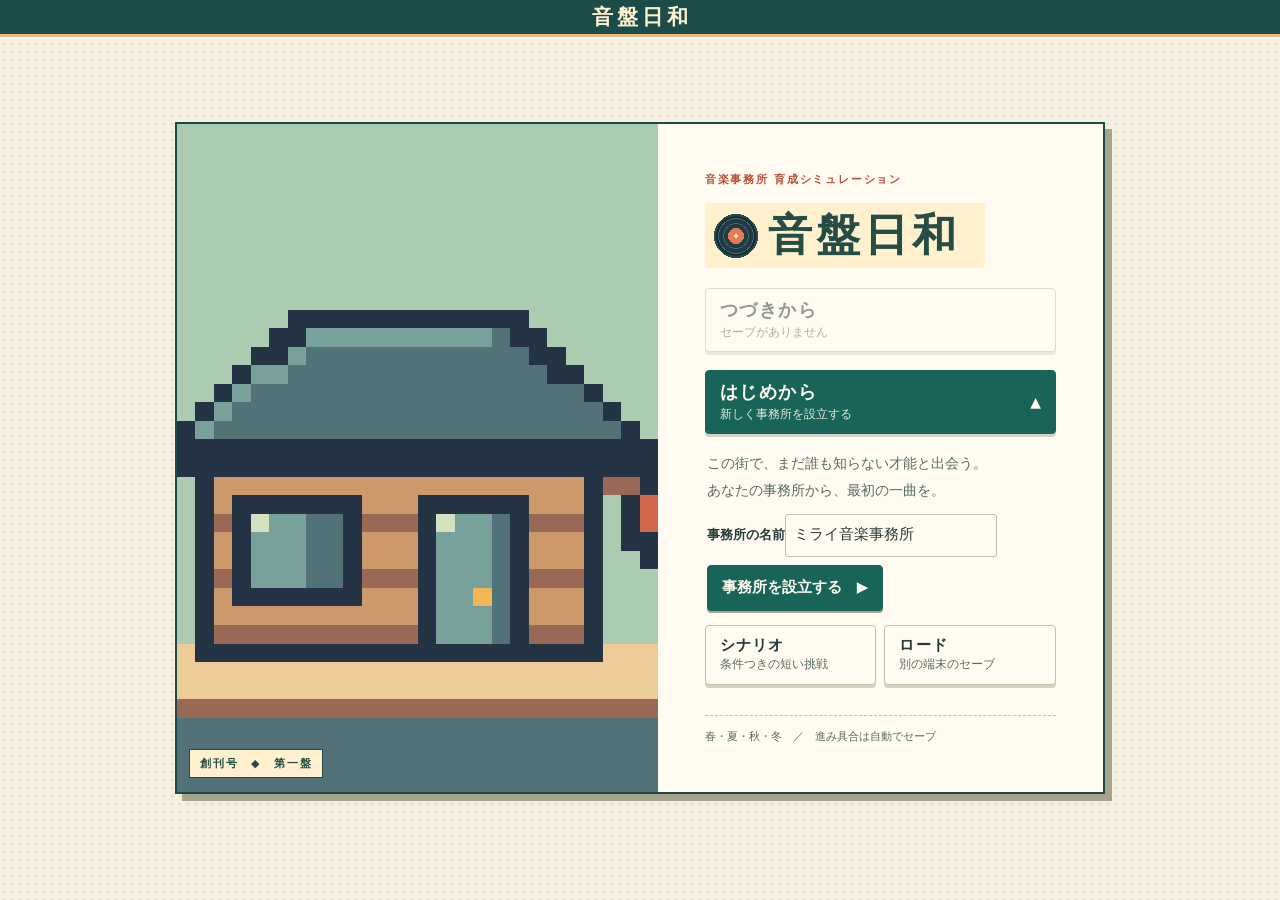
<file: index.html>
<!doctype html>
<html lang="ja">
<head>
<meta charset="utf-8">
<meta name="viewport" content="width=device-width,initial-scale=1">
<title>音盤日和｜音楽事務所育成ゲーム</title>
<link rel="stylesheet" href="style.css">
<link rel="manifest" href="manifest.webmanifest">
<meta name="theme-color" content="#1c4c49">
<link rel="icon" href="images/app/icon-192.png">
<link rel="apple-touch-icon" href="images/app/icon-192.png">
<meta name="apple-mobile-web-app-capable" content="yes">
<meta name="apple-mobile-web-app-title" content="音盤日和">
</head>
<body>
<div id="app"></div>
<script src="data.js"></script>
<script src="engine.js"></script>
<script src="art.js"></script>
<script src="sound.js"></script>
<script src="fx.js"></script>
<script src="goals.js"></script>
<script src="rival.js"></script>
<script src="live.js"></script>
<script src="ceremony.js"></script>
<script src="auto.js"></script>
<script src="scenario.js"></script>
<script src="app.js"></script>
<script src="training-input.js"></script>
<script>if("serviceWorker" in navigator&&location.protocol.startsWith("http"))navigator.serviceWorker.register("sw.js").catch(()=>{})</script>
</body>
</html>
</file>
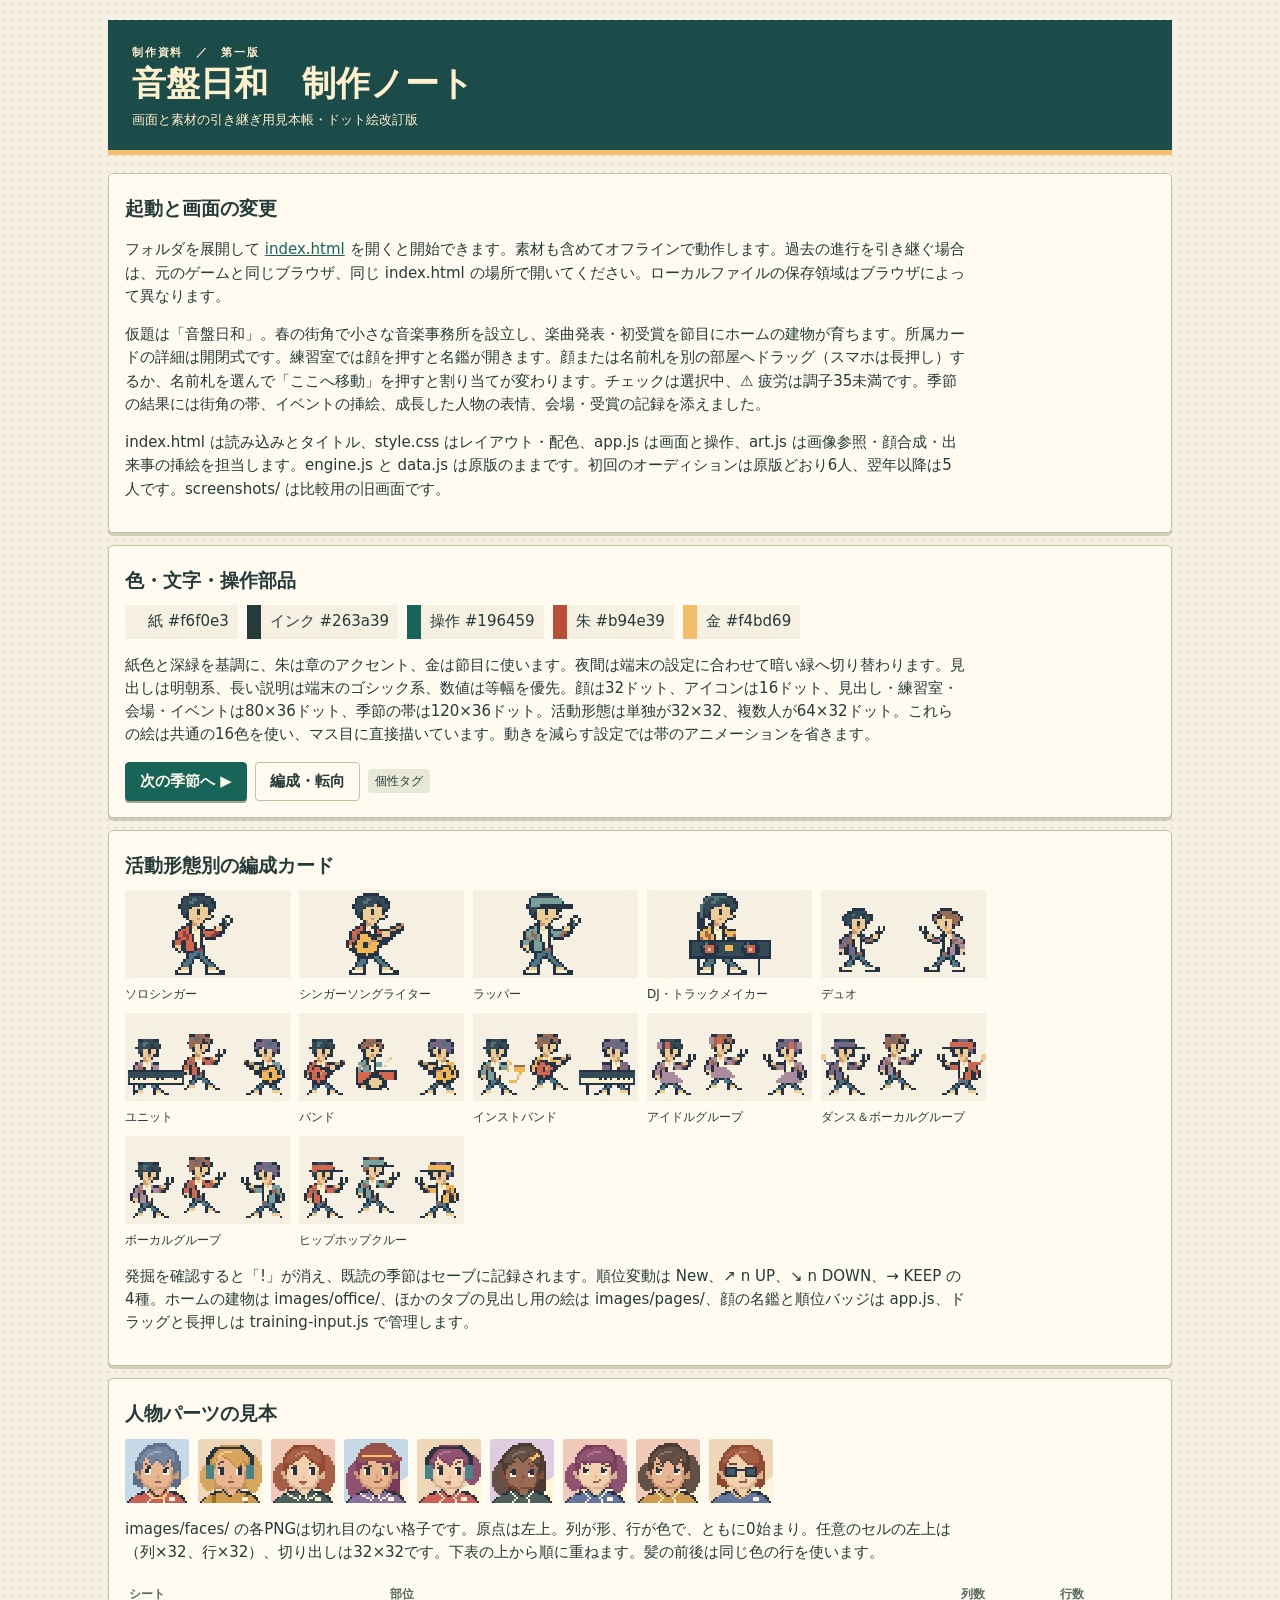
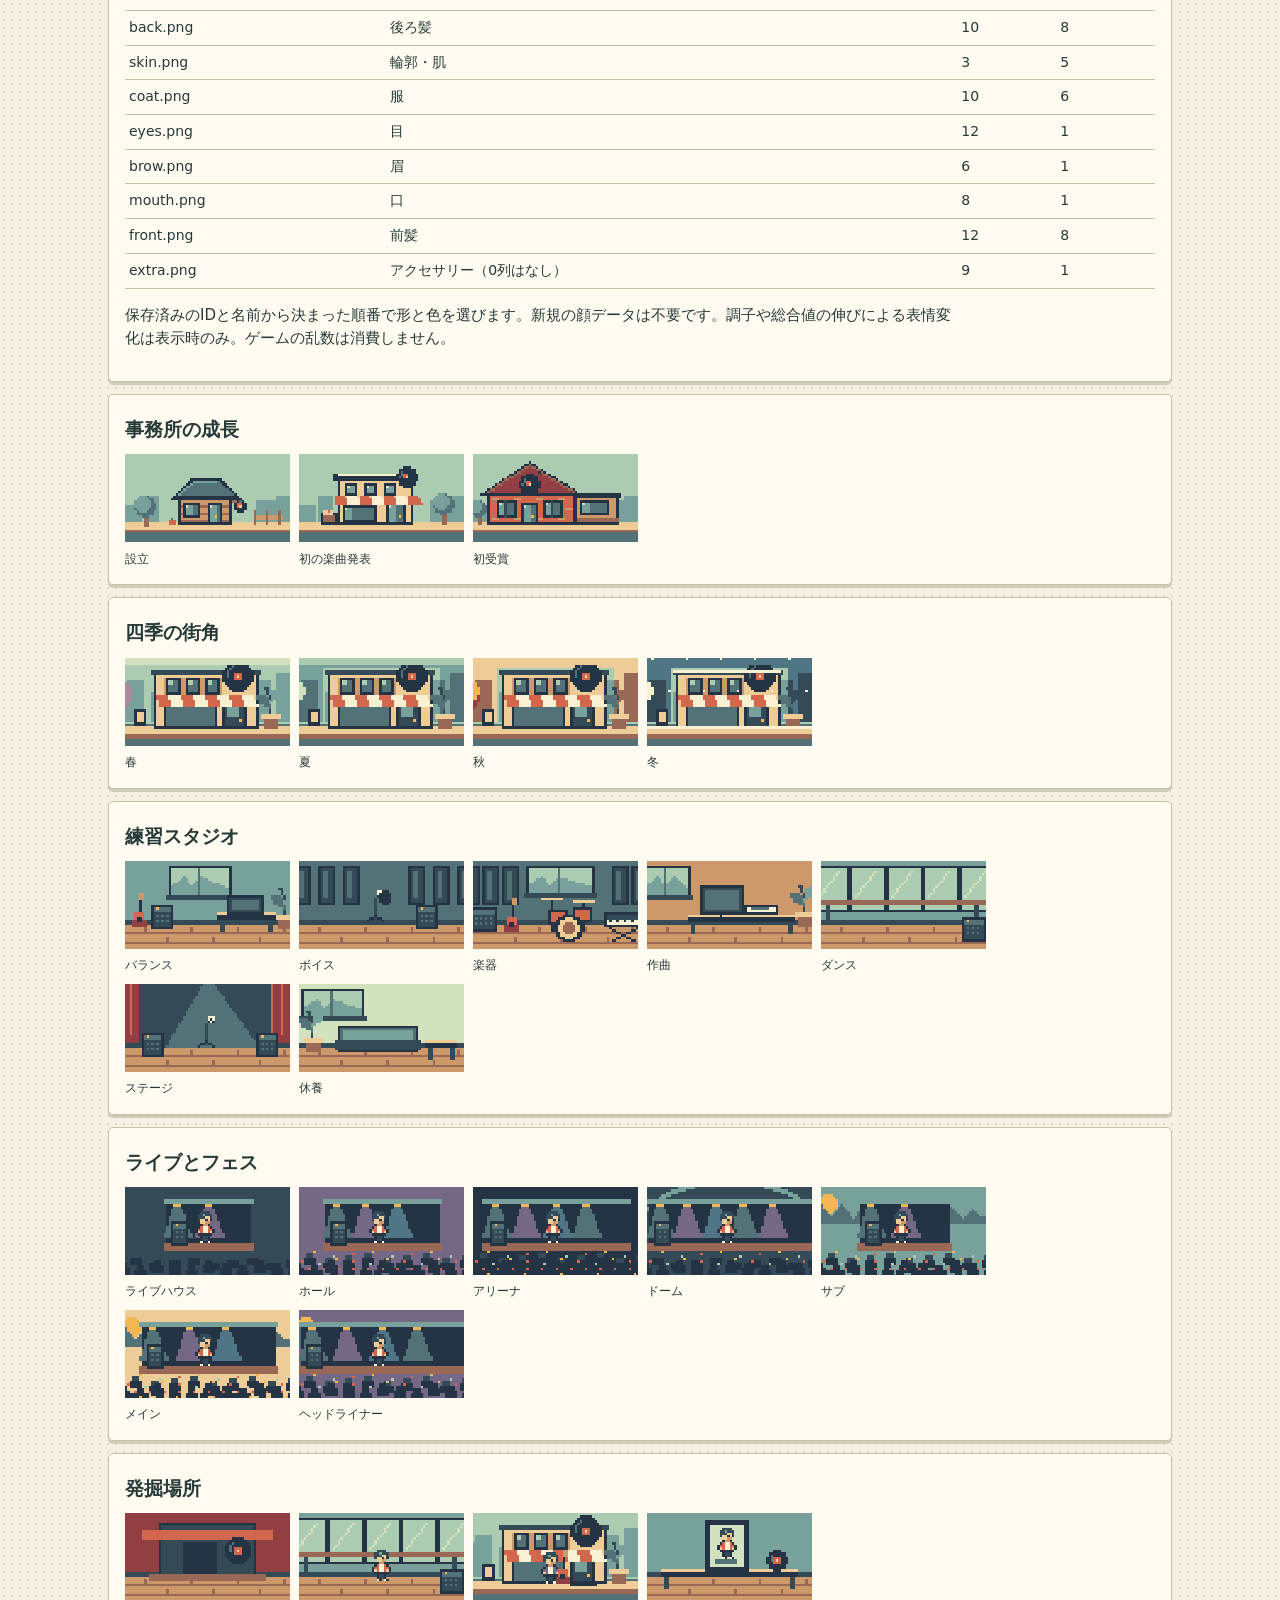
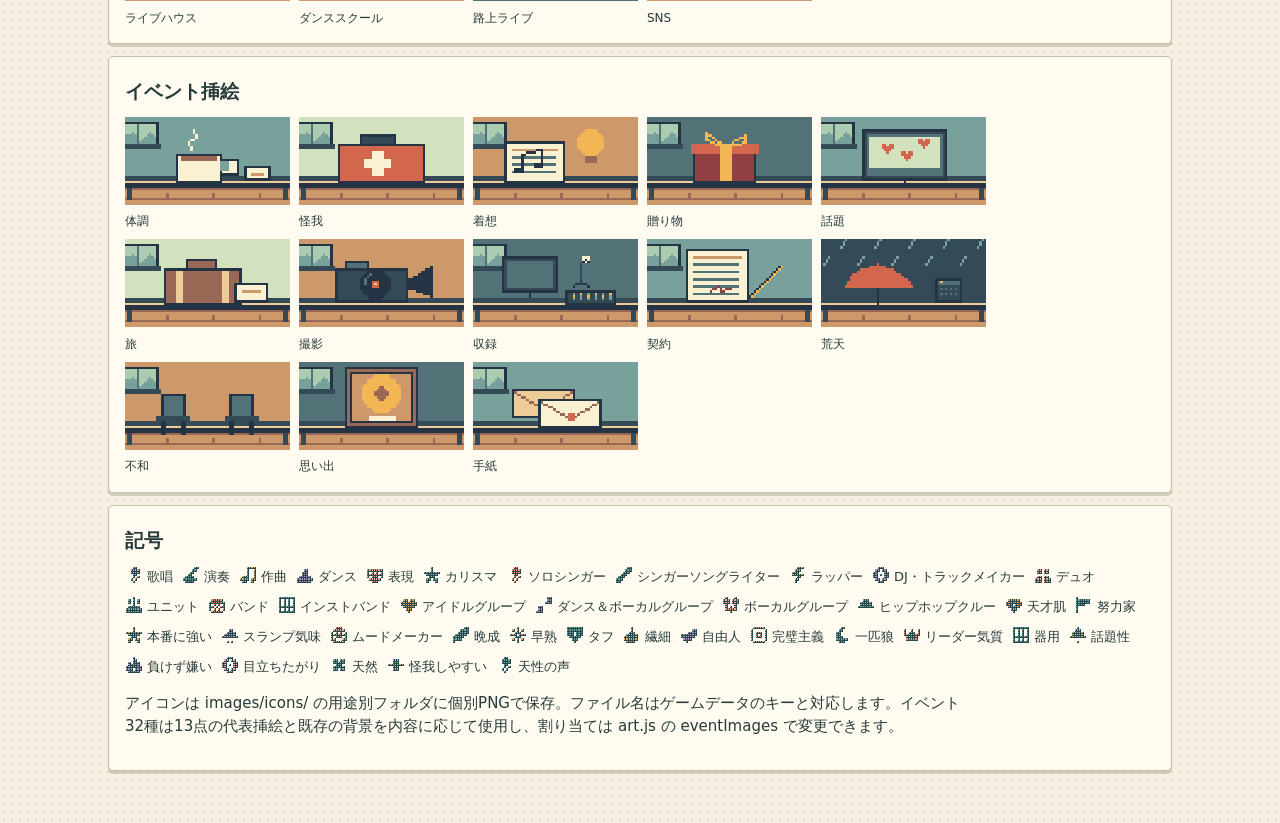
<file: 制作ノート.html>
<!doctype html><html lang="ja"><meta charset="utf-8"><meta name="viewport" content="width=device-width,initial-scale=1"><title>音盤日和 制作ノート</title><link rel="stylesheet" href="style.css"><style>.swatches,.samples{display:flex;flex-wrap:wrap;gap:9px}.samples figure{width:min(165px,45%);margin:0}.samples figure img{width:100%;height:88px;object-fit:cover}.samples figcaption{font-size:12px}.swatches span{padding:5px 9px;border-left:14px solid var(--color);background:var(--bg)}code{overflow-wrap:anywhere}.card p{max-width:56em}.samples .ico{width:18px;height:18px}.samples label{font-size:13px}h3{margin:14px 0 6px}.samples img[src*="/types/"]{object-fit:contain;background:var(--bg)} </style><main><div class="page-head"><div><small>制作資料　／　第一版</small><h2>音盤日和　制作ノート</h2><p>画面と素材の引き継ぎ用見本帳・ドット絵改訂版</p></div></div><section class="card"><h2>起動と画面の変更</h2><p>フォルダを展開して <a href="index.html">index.html</a> を開くと開始できます。素材も含めてオフラインで動作します。過去の進行を引き継ぐ場合は、元のゲームと同じブラウザ、同じ index.html の場所で開いてください。ローカルファイルの保存領域はブラウザによって異なります。</p><p>仮題は「音盤日和」。春の街角で小さな音楽事務所を設立し、楽曲発表・初受賞を節目にホームの建物が育ちます。所属カードの詳細は開閉式です。練習室では顔を押すと名鑑が開きます。顔または名前札を別の部屋へドラッグ（スマホは長押し）するか、名前札を選んで「ここへ移動」を押すと割り当てが変わります。チェックは選択中、⚠ 疲労は調子35未満です。季節の結果には街角の帯、イベントの挿絵、成長した人物の表情、会場・受賞の記録を添えました。</p><p>index.html は読み込みとタイトル、style.css はレイアウト・配色、app.js は画面と操作、art.js は画像参照・顔合成・出来事の挿絵を担当します。engine.js と data.js は原版のままです。初回のオーディションは原版どおり6人、翌年以降は5人です。screenshots/ は比較用の旧画面です。</p></section>
<section class="card"><h2>色・文字・操作部品</h2><div class="swatches"><span style="--color:#f6f0e3">紙 #f6f0e3</span><span style="--color:#263a39">インク #263a39</span><span style="--color:#196459">操作 #196459</span><span style="--color:#b94e39">朱 #b94e39</span><span style="--color:#f4bd69">金 #f4bd69</span></div><p>紙色と深緑を基調に、朱は章のアクセント、金は節目に使います。夜間は端末の設定に合わせて暗い緑へ切り替わります。見出しは明朝系、長い説明は端末のゴシック系、数値は等幅を優先。顔は32ドット、アイコンは16ドット、見出し・練習室・会場・イベントは80×36ドット、季節の帯は120×36ドット。活動形態は単独が32×32、複数人が64×32ドット。これらの絵は共通の16色を使い、マス目に直接描いています。動きを減らす設定では帯のアニメーションを省きます。</p><div class="row"><span class="btn pri">次の季節へ ▶</span><span class="btn">編成・転向</span><span class="tag">個性タグ</span></div></section>
<section class="card"><h2>活動形態別の編成カード</h2><div class="samples"><figure><img class="pixel" src="images/types/singer.png" alt=""><figcaption>ソロシンガー</figcaption></figure><figure><img class="pixel" src="images/types/ssw.png" alt=""><figcaption>シンガーソングライター</figcaption></figure><figure><img class="pixel" src="images/types/rapper.png" alt=""><figcaption>ラッパー</figcaption></figure><figure><img class="pixel" src="images/types/dj.png" alt=""><figcaption>DJ・トラックメイカー</figcaption></figure><figure><img class="pixel" src="images/types/duo.png" alt=""><figcaption>デュオ</figcaption></figure><figure><img class="pixel" src="images/types/unit.png" alt=""><figcaption>ユニット</figcaption></figure><figure><img class="pixel" src="images/types/band.png" alt=""><figcaption>バンド</figcaption></figure><figure><img class="pixel" src="images/types/inst.png" alt=""><figcaption>インストバンド</figcaption></figure><figure><img class="pixel" src="images/types/idol.png" alt=""><figcaption>アイドルグループ</figcaption></figure><figure><img class="pixel" src="images/types/dvg.png" alt=""><figcaption>ダンス＆ボーカルグループ</figcaption></figure><figure><img class="pixel" src="images/types/vocal.png" alt=""><figcaption>ボーカルグループ</figcaption></figure><figure><img class="pixel" src="images/types/crew.png" alt=""><figcaption>ヒップホップクルー</figcaption></figure></div><p>発掘を確認すると「!」が消え、既読の季節はセーブに記録されます。順位変動は New、↗ n UP、↘ n DOWN、→ KEEP の4種。ホームの建物は images/office/、ほかのタブの見出し用の絵は images/pages/、顔の名鑑と順位バッジは app.js、ドラッグと長押しは training-input.js で管理します。</p></section><section class="card"><h2>人物パーツの見本</h2><div id="faces" class="samples"></div><p>images/faces/ の各PNGは切れ目のない格子です。原点は左上。列が形、行が色で、ともに0始まり。任意のセルの左上は（列×32、行×32）、切り出しは32×32です。下表の上から順に重ねます。髪の前後は同じ色の行を使います。</p><table><tr><th>シート</th><th>部位</th><th>列数</th><th>行数</th></tr><tr><td>back.png</td><td>後ろ髪</td><td>10</td><td>8</td></tr><tr><td>skin.png</td><td>輪郭・肌</td><td>3</td><td>5</td></tr><tr><td>coat.png</td><td>服</td><td>10</td><td>6</td></tr><tr><td>eyes.png</td><td>目</td><td>12</td><td>1</td></tr><tr><td>brow.png</td><td>眉</td><td>6</td><td>1</td></tr><tr><td>mouth.png</td><td>口</td><td>8</td><td>1</td></tr><tr><td>front.png</td><td>前髪</td><td>12</td><td>8</td></tr><tr><td>extra.png</td><td>アクセサリー（0列はなし）</td><td>9</td><td>1</td></tr></table><p>保存済みのIDと名前から決まった順番で形と色を選びます。新規の顔データは不要です。調子や総合値の伸びによる表情変化は表示時のみ。ゲームの乱数は消費しません。</p></section><section class="card"><h2>事務所の成長</h2><div class="samples"><figure><img class="pixel" src="images/office/0.png" alt="設立"><figcaption>設立</figcaption></figure><figure><img class="pixel" src="images/office/1.png" alt="初の楽曲発表"><figcaption>初の楽曲発表</figcaption></figure><figure><img class="pixel" src="images/office/2.png" alt="初受賞"><figcaption>初受賞</figcaption></figure></div></section><section class="card"><h2>四季の街角</h2><div class="samples"><figure><img class="pixel" src="images/seasons/0.png" alt="春"><figcaption>春</figcaption></figure><figure><img class="pixel" src="images/seasons/1.png" alt="夏"><figcaption>夏</figcaption></figure><figure><img class="pixel" src="images/seasons/2.png" alt="秋"><figcaption>秋</figcaption></figure><figure><img class="pixel" src="images/seasons/3.png" alt="冬"><figcaption>冬</figcaption></figure></div></section><section class="card"><h2>練習スタジオ</h2><div class="samples"><figure><img class="pixel" src="images/rooms/balance.png" alt="バランス"><figcaption>バランス</figcaption></figure><figure><img class="pixel" src="images/rooms/voice.png" alt="ボイス"><figcaption>ボイス</figcaption></figure><figure><img class="pixel" src="images/rooms/play.png" alt="楽器"><figcaption>楽器</figcaption></figure><figure><img class="pixel" src="images/rooms/comp.png" alt="作曲"><figcaption>作曲</figcaption></figure><figure><img class="pixel" src="images/rooms/dance.png" alt="ダンス"><figcaption>ダンス</figcaption></figure><figure><img class="pixel" src="images/rooms/stage.png" alt="ステージ"><figcaption>ステージ</figcaption></figure><figure><img class="pixel" src="images/rooms/rest.png" alt="休養"><figcaption>休養</figcaption></figure></div></section><section class="card"><h2>ライブとフェス</h2><div class="samples"><figure><img class="pixel" src="images/venues/v0.png" alt="ライブハウス"><figcaption>ライブハウス</figcaption></figure><figure><img class="pixel" src="images/venues/v1.png" alt="ホール"><figcaption>ホール</figcaption></figure><figure><img class="pixel" src="images/venues/v2.png" alt="アリーナ"><figcaption>アリーナ</figcaption></figure><figure><img class="pixel" src="images/venues/v3.png" alt="ドーム"><figcaption>ドーム</figcaption></figure><figure><img class="pixel" src="images/venues/f0.png" alt="サブ"><figcaption>サブ</figcaption></figure><figure><img class="pixel" src="images/venues/f1.png" alt="メイン"><figcaption>メイン</figcaption></figure><figure><img class="pixel" src="images/venues/f2.png" alt="ヘッドライナー"><figcaption>ヘッドライナー</figcaption></figure></div></section><section class="card"><h2>発掘場所</h2><div class="samples"><figure><img class="pixel" src="images/scout/livehouse.png" alt="ライブハウス"><figcaption>ライブハウス</figcaption></figure><figure><img class="pixel" src="images/scout/dance.png" alt="ダンススクール"><figcaption>ダンススクール</figcaption></figure><figure><img class="pixel" src="images/scout/street.png" alt="路上ライブ"><figcaption>路上ライブ</figcaption></figure><figure><img class="pixel" src="images/scout/sns.png" alt="SNS"><figcaption>SNS</figcaption></figure></div></section><section class="card"><h2>イベント挿絵</h2><div class="samples"><figure><img class="pixel" src="images/events/tea.png" alt="体調"><figcaption>体調</figcaption></figure><figure><img class="pixel" src="images/events/kit.png" alt="怪我"><figcaption>怪我</figcaption></figure><figure><img class="pixel" src="images/events/idea.png" alt="着想"><figcaption>着想</figcaption></figure><figure><img class="pixel" src="images/events/gift.png" alt="贈り物"><figcaption>贈り物</figcaption></figure><figure><img class="pixel" src="images/events/social.png" alt="話題"><figcaption>話題</figcaption></figure><figure><img class="pixel" src="images/events/trip.png" alt="旅"><figcaption>旅</figcaption></figure><figure><img class="pixel" src="images/events/camera.png" alt="撮影"><figcaption>撮影</figcaption></figure><figure><img class="pixel" src="images/events/studio.png" alt="収録"><figcaption>収録</figcaption></figure><figure><img class="pixel" src="images/events/contract.png" alt="契約"><figcaption>契約</figcaption></figure><figure><img class="pixel" src="images/events/rain.png" alt="荒天"><figcaption>荒天</figcaption></figure><figure><img class="pixel" src="images/events/chairs.png" alt="不和"><figcaption>不和</figcaption></figure><figure><img class="pixel" src="images/events/record.png" alt="思い出"><figcaption>思い出</figcaption></figure><figure><img class="pixel" src="images/events/letter.png" alt="手紙"><figcaption>手紙</figcaption></figure></div></section><section class="card"><h2>記号</h2><div id="icons" class="samples"></div><p>アイコンは images/icons/ の用途別フォルダに個別PNGで保存。ファイル名はゲームデータのキーと対応します。イベント32種は13点の代表挿絵と既存の背景を内容に応じて使用し、割り当ては art.js の eventImages で変更できます。</p></section></main><script src="data.js"></script><script src="art.js"></script><script>document.querySelector('#faces').innerHTML=Array.from({length:9},(_,i)=>portrait({id:i,name:'見本'},64)).join('');document.querySelector('#icons').innerHTML=[...AB.map(([k,n])=>[icon('ability',k),n]),...Object.entries(TYPES).map(([k,o])=>[icon('type',k),o.name]),...Object.entries(TRAITS).map(([k,o])=>[icon('trait',k),o.name])].map(([im,n])=>'<label>'+im+n+'</label>').join('');</script></html>
</file>
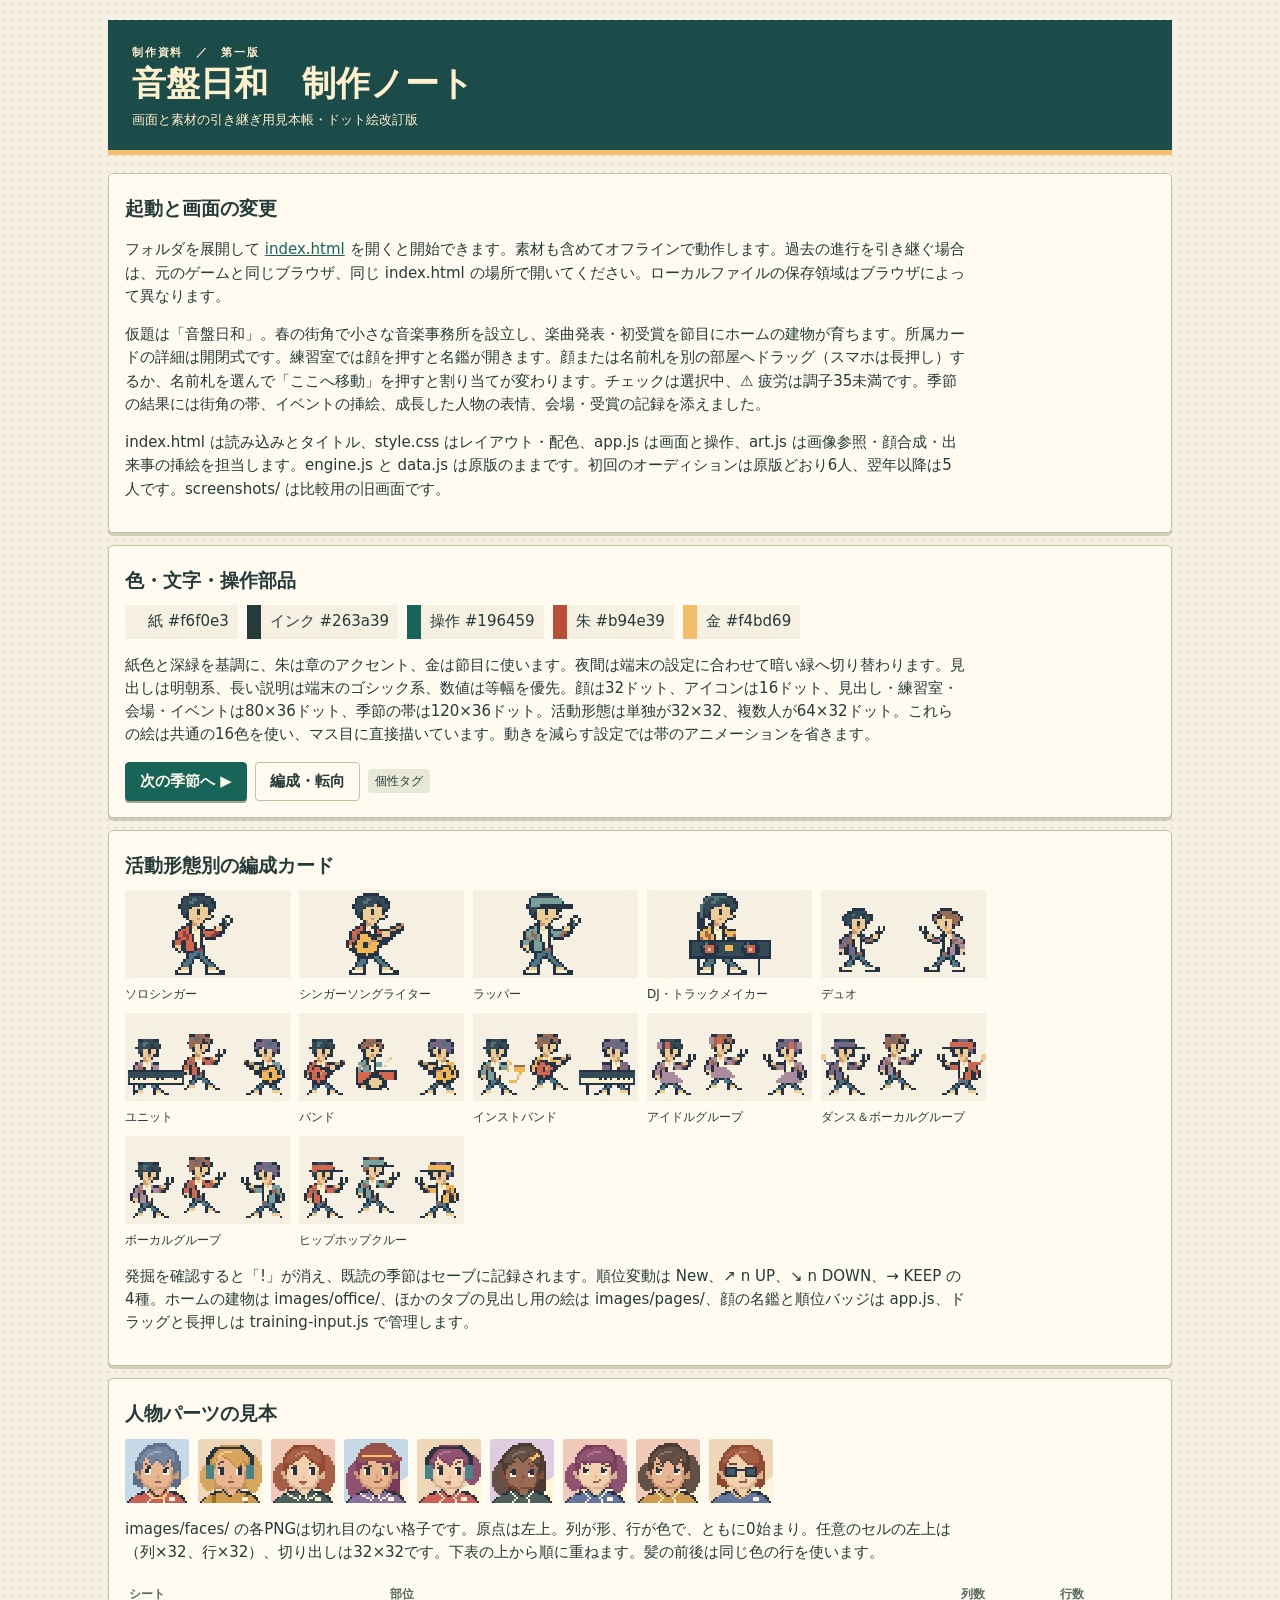
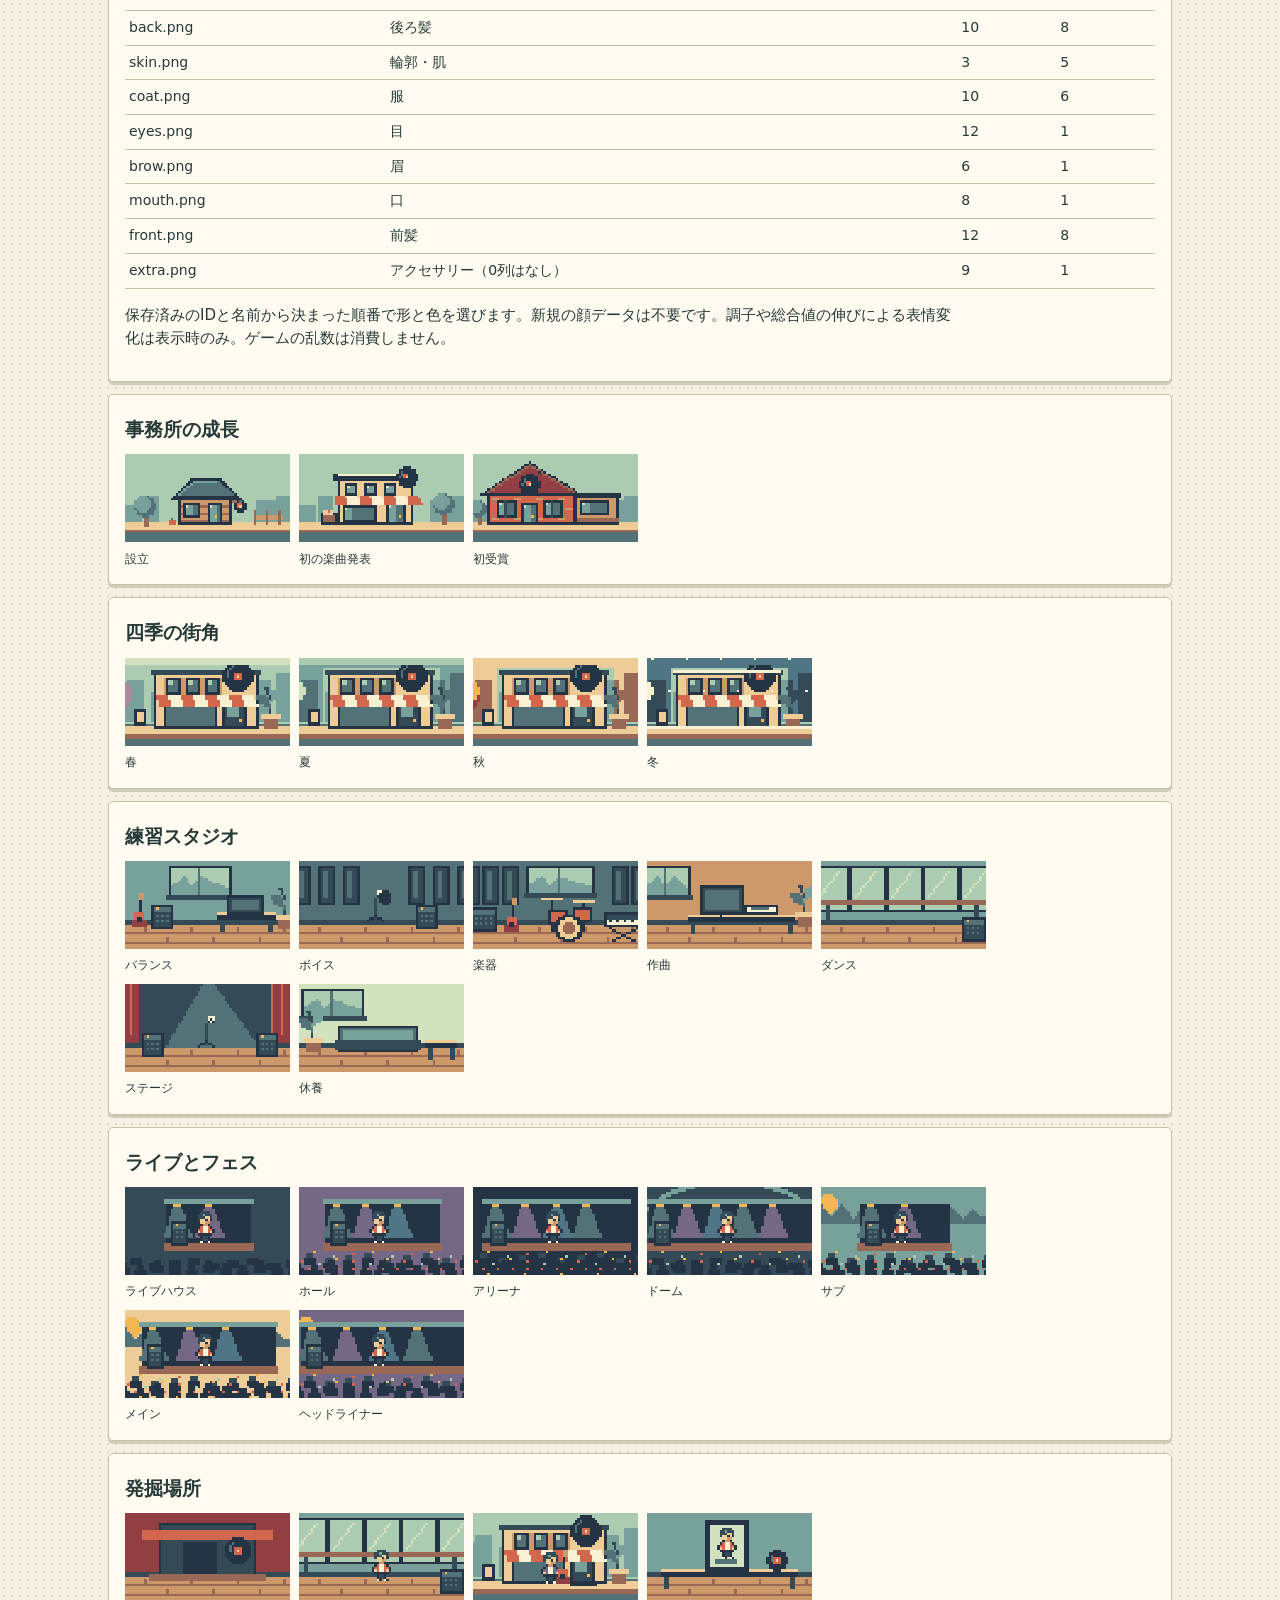
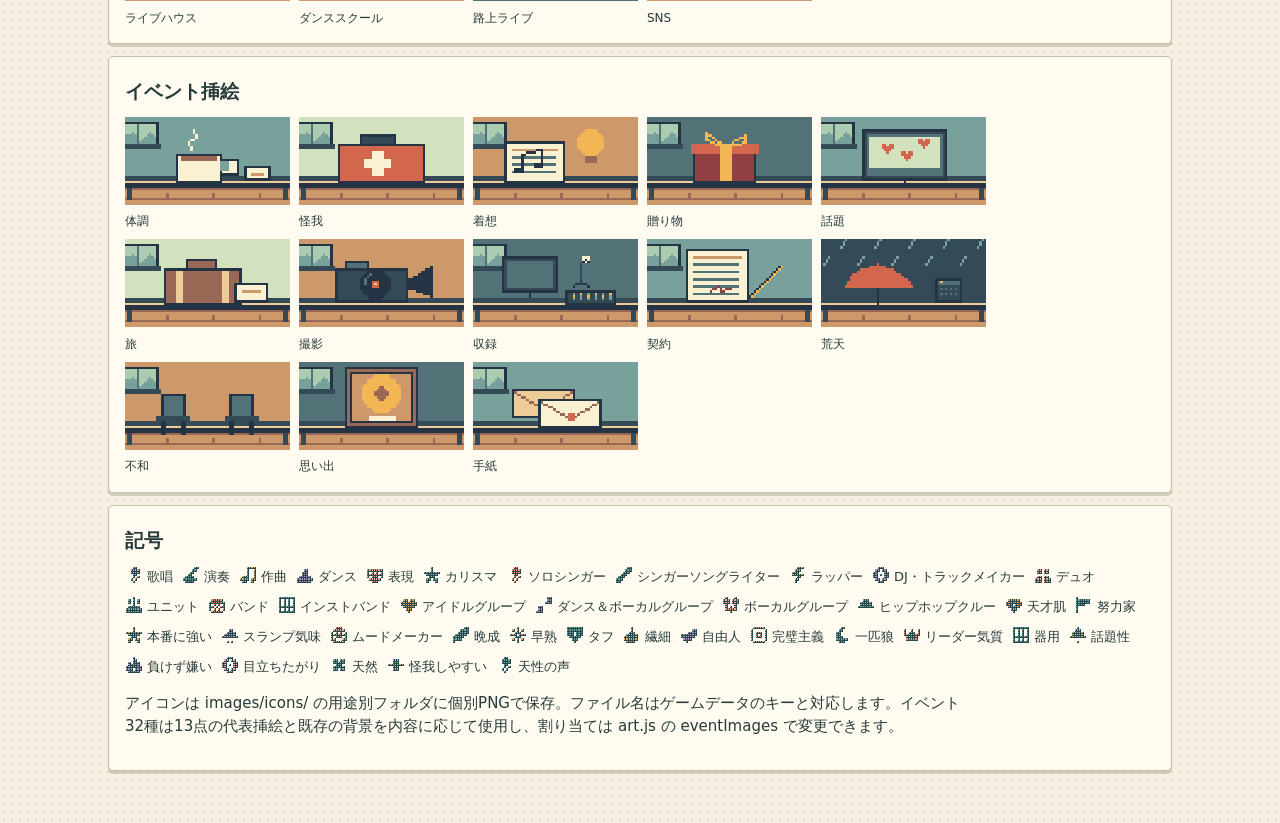
<file: docs/制作ノート.html>
<!doctype html><html lang="ja"><meta charset="utf-8"><base href="../"><meta name="viewport" content="width=device-width,initial-scale=1"><title>音盤日和 制作ノート</title><link rel="stylesheet" href="style.css"><style>.swatches,.samples{display:flex;flex-wrap:wrap;gap:9px}.samples figure{width:min(165px,45%);margin:0}.samples figure img{width:100%;height:88px;object-fit:cover}.samples figcaption{font-size:12px}.swatches span{padding:5px 9px;border-left:14px solid var(--color);background:var(--bg)}code{overflow-wrap:anywhere}.card p{max-width:56em}.samples .ico{width:18px;height:18px}.samples label{font-size:13px}h3{margin:14px 0 6px}.samples img[src*="/types/"]{object-fit:contain;background:var(--bg)} </style><main><div class="page-head"><div><small>制作資料　／　第一版</small><h2>音盤日和　制作ノート</h2><p>画面と素材の引き継ぎ用見本帳・ドット絵改訂版</p></div></div><section class="card"><h2>起動と画面の変更</h2><p>フォルダを展開して <a href="index.html">index.html</a> を開くと開始できます。素材も含めてオフラインで動作します。過去の進行を引き継ぐ場合は、元のゲームと同じブラウザ、同じ index.html の場所で開いてください。ローカルファイルの保存領域はブラウザによって異なります。</p><p>仮題は「音盤日和」。春の街角で小さな音楽事務所を設立し、楽曲発表・初受賞を節目にホームの建物が育ちます。所属カードの詳細は開閉式です。練習室では顔を押すと名鑑が開きます。顔または名前札を別の部屋へドラッグ（スマホは長押し）するか、名前札を選んで「ここへ移動」を押すと割り当てが変わります。チェックは選択中、⚠ 疲労は調子35未満です。季節の結果には街角の帯、イベントの挿絵、成長した人物の表情、会場・受賞の記録を添えました。</p><p>index.html は読み込みとタイトル、style.css はレイアウト・配色、app.js は画面と操作、art.js は画像参照・顔合成・出来事の挿絵を担当します。engine.js と data.js は原版のままです。初回のオーディションは原版どおり6人、翌年以降は5人です。screenshots/ は比較用の旧画面です。</p></section>
<section class="card"><h2>色・文字・操作部品</h2><div class="swatches"><span style="--color:#f6f0e3">紙 #f6f0e3</span><span style="--color:#263a39">インク #263a39</span><span style="--color:#196459">操作 #196459</span><span style="--color:#b94e39">朱 #b94e39</span><span style="--color:#f4bd69">金 #f4bd69</span></div><p>紙色と深緑を基調に、朱は章のアクセント、金は節目に使います。夜間は端末の設定に合わせて暗い緑へ切り替わります。見出しは明朝系、長い説明は端末のゴシック系、数値は等幅を優先。顔は32ドット、アイコンは16ドット、見出し・練習室・会場・イベントは80×36ドット、季節の帯は120×36ドット。活動形態は単独が32×32、複数人が64×32ドット。これらの絵は共通の16色を使い、マス目に直接描いています。動きを減らす設定では帯のアニメーションを省きます。</p><div class="row"><span class="btn pri">次の季節へ ▶</span><span class="btn">編成・転向</span><span class="tag">個性タグ</span></div></section>
<section class="card"><h2>活動形態別の編成カード</h2><div class="samples"><figure><img class="pixel" src="images/types/singer.png" alt=""><figcaption>ソロシンガー</figcaption></figure><figure><img class="pixel" src="images/types/ssw.png" alt=""><figcaption>シンガーソングライター</figcaption></figure><figure><img class="pixel" src="images/types/rapper.png" alt=""><figcaption>ラッパー</figcaption></figure><figure><img class="pixel" src="images/types/dj.png" alt=""><figcaption>DJ・トラックメイカー</figcaption></figure><figure><img class="pixel" src="images/types/duo.png" alt=""><figcaption>デュオ</figcaption></figure><figure><img class="pixel" src="images/types/unit.png" alt=""><figcaption>ユニット</figcaption></figure><figure><img class="pixel" src="images/types/band.png" alt=""><figcaption>バンド</figcaption></figure><figure><img class="pixel" src="images/types/inst.png" alt=""><figcaption>インストバンド</figcaption></figure><figure><img class="pixel" src="images/types/idol.png" alt=""><figcaption>アイドルグループ</figcaption></figure><figure><img class="pixel" src="images/types/dvg.png" alt=""><figcaption>ダンス＆ボーカルグループ</figcaption></figure><figure><img class="pixel" src="images/types/vocal.png" alt=""><figcaption>ボーカルグループ</figcaption></figure><figure><img class="pixel" src="images/types/crew.png" alt=""><figcaption>ヒップホップクルー</figcaption></figure></div><p>発掘を確認すると「!」が消え、既読の季節はセーブに記録されます。順位変動は New、↗ n UP、↘ n DOWN、→ KEEP の4種。ホームの建物は images/office/、ほかのタブの見出し用の絵は images/pages/、顔の名鑑と順位バッジは app.js、ドラッグと長押しは training-input.js で管理します。</p></section><section class="card"><h2>人物パーツの見本</h2><div id="faces" class="samples"></div><p>images/faces/ の各PNGは切れ目のない格子です。原点は左上。列が形、行が色で、ともに0始まり。任意のセルの左上は（列×32、行×32）、切り出しは32×32です。下表の上から順に重ねます。髪の前後は同じ色の行を使います。</p><table><tr><th>シート</th><th>部位</th><th>列数</th><th>行数</th></tr><tr><td>back.png</td><td>後ろ髪</td><td>10</td><td>8</td></tr><tr><td>skin.png</td><td>輪郭・肌</td><td>3</td><td>5</td></tr><tr><td>coat.png</td><td>服</td><td>10</td><td>6</td></tr><tr><td>eyes.png</td><td>目</td><td>12</td><td>1</td></tr><tr><td>brow.png</td><td>眉</td><td>6</td><td>1</td></tr><tr><td>mouth.png</td><td>口</td><td>8</td><td>1</td></tr><tr><td>front.png</td><td>前髪</td><td>12</td><td>8</td></tr><tr><td>extra.png</td><td>アクセサリー（0列はなし）</td><td>9</td><td>1</td></tr></table><p>保存済みのIDと名前から決まった順番で形と色を選びます。新規の顔データは不要です。調子や総合値の伸びによる表情変化は表示時のみ。ゲームの乱数は消費しません。</p></section><section class="card"><h2>事務所の成長</h2><div class="samples"><figure><img class="pixel" src="images/office/0.png" alt="設立"><figcaption>設立</figcaption></figure><figure><img class="pixel" src="images/office/1.png" alt="初の楽曲発表"><figcaption>初の楽曲発表</figcaption></figure><figure><img class="pixel" src="images/office/2.png" alt="初受賞"><figcaption>初受賞</figcaption></figure></div></section><section class="card"><h2>四季の街角</h2><div class="samples"><figure><img class="pixel" src="images/seasons/0.png" alt="春"><figcaption>春</figcaption></figure><figure><img class="pixel" src="images/seasons/1.png" alt="夏"><figcaption>夏</figcaption></figure><figure><img class="pixel" src="images/seasons/2.png" alt="秋"><figcaption>秋</figcaption></figure><figure><img class="pixel" src="images/seasons/3.png" alt="冬"><figcaption>冬</figcaption></figure></div></section><section class="card"><h2>練習スタジオ</h2><div class="samples"><figure><img class="pixel" src="images/rooms/balance.png" alt="バランス"><figcaption>バランス</figcaption></figure><figure><img class="pixel" src="images/rooms/voice.png" alt="ボイス"><figcaption>ボイス</figcaption></figure><figure><img class="pixel" src="images/rooms/play.png" alt="楽器"><figcaption>楽器</figcaption></figure><figure><img class="pixel" src="images/rooms/comp.png" alt="作曲"><figcaption>作曲</figcaption></figure><figure><img class="pixel" src="images/rooms/dance.png" alt="ダンス"><figcaption>ダンス</figcaption></figure><figure><img class="pixel" src="images/rooms/stage.png" alt="ステージ"><figcaption>ステージ</figcaption></figure><figure><img class="pixel" src="images/rooms/rest.png" alt="休養"><figcaption>休養</figcaption></figure></div></section><section class="card"><h2>ライブとフェス</h2><div class="samples"><figure><img class="pixel" src="images/venues/v0.png" alt="ライブハウス"><figcaption>ライブハウス</figcaption></figure><figure><img class="pixel" src="images/venues/v1.png" alt="ホール"><figcaption>ホール</figcaption></figure><figure><img class="pixel" src="images/venues/v2.png" alt="アリーナ"><figcaption>アリーナ</figcaption></figure><figure><img class="pixel" src="images/venues/v3.png" alt="ドーム"><figcaption>ドーム</figcaption></figure><figure><img class="pixel" src="images/venues/f0.png" alt="サブ"><figcaption>サブ</figcaption></figure><figure><img class="pixel" src="images/venues/f1.png" alt="メイン"><figcaption>メイン</figcaption></figure><figure><img class="pixel" src="images/venues/f2.png" alt="ヘッドライナー"><figcaption>ヘッドライナー</figcaption></figure></div></section><section class="card"><h2>発掘場所</h2><div class="samples"><figure><img class="pixel" src="images/scout/livehouse.png" alt="ライブハウス"><figcaption>ライブハウス</figcaption></figure><figure><img class="pixel" src="images/scout/dance.png" alt="ダンススクール"><figcaption>ダンススクール</figcaption></figure><figure><img class="pixel" src="images/scout/street.png" alt="路上ライブ"><figcaption>路上ライブ</figcaption></figure><figure><img class="pixel" src="images/scout/sns.png" alt="SNS"><figcaption>SNS</figcaption></figure></div></section><section class="card"><h2>イベント挿絵</h2><div class="samples"><figure><img class="pixel" src="images/events/tea.png" alt="体調"><figcaption>体調</figcaption></figure><figure><img class="pixel" src="images/events/kit.png" alt="怪我"><figcaption>怪我</figcaption></figure><figure><img class="pixel" src="images/events/idea.png" alt="着想"><figcaption>着想</figcaption></figure><figure><img class="pixel" src="images/events/gift.png" alt="贈り物"><figcaption>贈り物</figcaption></figure><figure><img class="pixel" src="images/events/social.png" alt="話題"><figcaption>話題</figcaption></figure><figure><img class="pixel" src="images/events/trip.png" alt="旅"><figcaption>旅</figcaption></figure><figure><img class="pixel" src="images/events/camera.png" alt="撮影"><figcaption>撮影</figcaption></figure><figure><img class="pixel" src="images/events/studio.png" alt="収録"><figcaption>収録</figcaption></figure><figure><img class="pixel" src="images/events/contract.png" alt="契約"><figcaption>契約</figcaption></figure><figure><img class="pixel" src="images/events/rain.png" alt="荒天"><figcaption>荒天</figcaption></figure><figure><img class="pixel" src="images/events/chairs.png" alt="不和"><figcaption>不和</figcaption></figure><figure><img class="pixel" src="images/events/record.png" alt="思い出"><figcaption>思い出</figcaption></figure><figure><img class="pixel" src="images/events/letter.png" alt="手紙"><figcaption>手紙</figcaption></figure></div></section><section class="card"><h2>記号</h2><div id="icons" class="samples"></div><p>アイコンは images/icons/ の用途別フォルダに個別PNGで保存。ファイル名はゲームデータのキーと対応します。イベント32種は13点の代表挿絵と既存の背景を内容に応じて使用し、割り当ては art.js の eventImages で変更できます。</p></section></main><script src="data.js"></script><script src="art.js"></script><script>document.querySelector('#faces').innerHTML=Array.from({length:9},(_,i)=>portrait({id:i,name:'見本'},64)).join('');document.querySelector('#icons').innerHTML=[...AB.map(([k,n])=>[icon('ability',k),n]),...Object.entries(TYPES).map(([k,o])=>[icon('type',k),o.name]),...Object.entries(TRAITS).map(([k,o])=>[icon('trait',k),o.name])].map(([im,n])=>'<label>'+im+n+'</label>').join('');</script></html>
</file>
<file: style.css>
:root{color-scheme:light;--bg:#f6f0e3;--card:#fffbf1;--ink:#263a39;--sub:#596b62;--line:#c4c1a9;--accent:#196459;--accent-ink:#fffbed;--good:#16734f;--warn:#ac442b;--ours:#dcecd8;--bar:#e8e8d6;--brand:#b94e39;--poster:#1c4c49;--cream:#fff0ce;--gold:#f4bd69;--shadow:#a6a48b;--dot:#ded9c8;--rest-bg:#eaf0f6;--rest-line:#7f9bbd}
@media(prefers-color-scheme:dark){:root{color-scheme:dark;--bg:#192723;--card:#25352f;--ink:#f3efd9;--sub:#bccabd;--line:#56685c;--accent:#a0d6bd;--accent-ink:#193b32;--good:#8cdbac;--warn:#ffab87;--ours:#364c3e;--bar:#3d4e43;--brand:#f29d7c;--poster:#173b38;--shadow:#101d19;--dot:#304237;--rest-bg:#22303d;--rest-line:#7d9cc0}}
*{box-sizing:border-box}
body{margin:0;background:var(--bg);color:var(--ink);font-family:system-ui,-apple-system,"Hiragino Sans","Yu Gothic UI",sans-serif;font-size:15px;line-height:1.55}
header{position:sticky;top:0;z-index:5;background:var(--card);border-bottom:1px solid var(--line)}
.top{display:flex;align-items:center;gap:12px;padding:10px 16px;max-width:960px;margin:0 auto}
.top h1{font-size:16px;margin:0;flex:1;min-width:0;overflow:hidden;text-overflow:ellipsis;white-space:nowrap}
.date{font-weight:700;color:var(--accent);white-space:nowrap}
nav{display:flex;gap:4px;padding:0 12px 8px;max-width:960px;margin:0 auto;overflow-x:auto}
nav button{border:0;background:none;color:var(--sub);padding:6px 12px;border-radius:999px;font:inherit;cursor:pointer;white-space:nowrap}
nav button.on{background:var(--accent);color:var(--accent-ink)}
main{max-width:960px;margin:0 auto;padding:16px}
.card{background:var(--card);border:1px solid var(--line);border-radius:12px;padding:14px 16px;margin-bottom:12px}
h2{font-size:17px;margin:4px 0 10px}
h3{font-size:15px;margin:0}
.btn{border:1px solid var(--line);background:var(--card);color:var(--ink);padding:7px 14px;border-radius:8px;font:inherit;cursor:pointer}
.btn.pri{background:var(--accent);border-color:var(--accent);color:var(--accent-ink);font-weight:700}
.btn:disabled{opacity:.45;cursor:default}
.btn.sm{padding:3px 10px;font-size:13px}
.sub{color:var(--sub);font-size:13px}
.grid{display:grid;grid-template-columns:repeat(auto-fill,minmax(280px,1fr));gap:12px}
.grid .card{margin:0}
.tag{display:inline-block;font-size:12px;padding:1px 8px;border-radius:999px;background:var(--bar);margin:2px 4px 2px 0}
.abil{display:grid;grid-template-columns:4.5em 1fr 2.2em 1.4em;align-items:center;gap:6px;font-size:13px}
.bar{height:8px;background:var(--bar);border-radius:4px;position:relative}
.bar i{display:block;height:100%;background:var(--accent);border-radius:4px}
.bar b{position:absolute;top:-2px;bottom:-2px;width:2px;background:var(--ink);opacity:.45}
.pot{text-align:center;font-weight:700;color:var(--sub)}
select,input[type=text]{font:inherit;padding:6px 8px;border:1px solid var(--line);border-radius:8px;background:var(--card);color:var(--ink);max-width:100%}
.tbl{overflow-x:auto}
table{width:100%;border-collapse:collapse;font-size:14px}
td,th{padding:6px 4px;border-bottom:1px solid var(--line);text-align:left}
th{color:var(--sub);font-weight:600;font-size:12px}
tr.ours td{background:var(--ours);font-weight:600}
.num{text-align:right;font-variant-numeric:tabular-nums}
.stats{display:grid;grid-template-columns:repeat(auto-fit,minmax(130px,1fr));gap:8px}
.stat{background:var(--bg);border-radius:10px;padding:10px}
.stat b{display:block;font-size:20px}
ul.log{margin:4px 0 10px;padding-left:18px}
.warn{color:var(--warn)}
.good{color:var(--good)}
.row{display:flex;gap:8px;flex-wrap:wrap;align-items:center}
.between{justify-content:space-between}
.check{display:flex;gap:6px;align-items:center;padding:3px 0}
.year{font-weight:700;margin:12px 0 4px}
.mock{font-size:12px;color:var(--sub);text-align:center;padding:16px}
.overlay{position:fixed;inset:0;z-index:20;background:rgba(0,0,0,.45);display:flex;align-items:flex-start;justify-content:center;padding:24px 16px;overflow-y:auto}
.modal{background:var(--card);color:var(--ink);border-radius:12px;width:100%;max-width:720px;padding:16px}
.modal details{border-top:1px solid var(--line);padding:8px 0}
.modal summary{cursor:pointer;font-weight:700}
.help-body p{margin:6px 0}
.ovbox{display:flex;align-items:baseline;gap:8px;flex-wrap:wrap;margin:6px 0}
.ovbox b{font-size:22px;color:var(--accent)}
.review{background:var(--bg);border-radius:8px;padding:8px 10px;margin:8px 0;font-size:13px;line-height:1.7}
.review .sub{display:block;text-align:right}
.chips{display:flex;flex-wrap:wrap;gap:6px;margin-top:8px;min-height:32px}
.chip{border:1px solid var(--line);background:var(--bg);color:var(--ink);border-radius:999px;padding:4px 10px;font:inherit;font-size:13px;cursor:pointer;display:flex;flex-direction:column;align-items:flex-start;line-height:1.3}
.chip small{color:var(--sub);font-size:11px}
.chip.on{border-color:var(--accent);background:var(--accent);color:var(--accent-ink)}
.chip.on small{color:var(--accent-ink)}
.chip.tired{border-color:var(--warn)}
.room{border-top:4px solid var(--accent)}
.room-rest{border-top-color:var(--rest-line);background:var(--rest-bg);border-color:var(--rest-line)}
.season-banner{display:flex;align-items:center;gap:12px;border-radius:10px;padding:14px 16px;margin-bottom:12px;color:#1d1d1f}
.season-banner span{font-size:34px}
.season-banner b{font-size:20px}
.season-banner .sub{color:#4a4a50}
.season-banner.s0{background:#ffe3ec}
.season-banner.s1{background:#dff4ff}
.season-banner.s2{background:#ffe9d1}
.season-banner.s3{background:#e8ecf7}
.event-card{border:2px solid var(--accent);border-radius:10px;padding:14px 16px}
.event-card p{margin:8px 0 12px}
.result{background:var(--ours);border-radius:8px;padding:8px 10px;margin-bottom:12px;font-size:14px}
.modal h3{margin-top:12px}
body{background-image:radial-gradient(var(--dot) 1px,transparent 1px);background-size:8px 8px;overflow-wrap:anywhere}
button,input,select,summary,a{touch-action:manipulation}
button:focus-visible,input:focus-visible,select:focus-visible,summary:focus-visible,a:focus-visible{outline:3px solid var(--brand);outline-offset:2px}
a{color:var(--accent)}
.pixel,.portrait i{image-rendering:pixelated}
.ico{width:16px;height:16px;vertical-align:-3px;margin-right:4px}
header{border-bottom:2px solid var(--accent);box-shadow:0 2px 0 var(--line)}
.top,nav,main{max-width:1100px}
.top{padding:12px 18px}.head-disc{width:32px;vertical-align:middle;margin-right:7px}
.top h1{font-weight:800}.date{font-size:14px}
nav{gap:4px;padding:0 16px 8px}nav button{border-radius:3px;flex:1;font-weight:700;font-size:14px}
nav button.on .ico{background:#f2d9a8;border-radius:3px}
.btn{border-radius:4px;font-weight:650;min-height:36px}.btn.pri{box-shadow:0 2px 0 var(--shadow)}.btn:hover,nav button:hover{filter:brightness(.94)}.btn:active{transform:translateY(1px)}
main{padding:20px 18px 40px}
.card,.modal{border-radius:5px;border:1px solid var(--line);box-shadow:0 3px 0 color-mix(in srgb,var(--shadow) 46%,transparent)}
.card{padding:16px}.page-head{position:relative;overflow:hidden;display:flex;align-items:center;justify-content:space-between;gap:12px;background:var(--poster);color:var(--cream);padding:20px 24px;margin-bottom:18px;border-bottom:5px solid var(--gold)}
.page-head small,.eyebrow,.season-label small,.catalog{font-weight:750;font-size:11px;letter-spacing:.16em}
.page-head h2{font-family:serif;font-size:clamp(25px,4vw,34px);line-height:1.25;margin:6px 0 4px}.page-head p{margin:0;font-size:13px}.page-head>.ico{width:48px;height:48px;padding:6px;background:var(--cream);transform:rotate(3deg);margin-right:8px}
.office-thumb{position:absolute;right:0;top:0;height:100%;width:34%;object-fit:cover;border-left:4px solid var(--gold)}.page-home .page-head>div{max-width:64%}
h2{font-size:19px}h3{font-size:16px}.grid{grid-template-columns:repeat(auto-fit,minmax(min(285px,100%),1fr));align-items:start}.grid>.card:only-child{max-width:540px}
.stat{background:var(--bg);border-radius:2px;border-left:3px solid var(--gold)}.stat b{font-family:ui-monospace,monospace;color:var(--accent);font-size:23px}
.identity{display:flex;align-items:center;gap:8px}.portrait{display:inline-block;flex:none;position:relative;vertical-align:middle;width:var(--size);height:var(--size);background:linear-gradient(145deg,var(--swatch) 0 75%,#fff5da 75%);border-radius:3px;overflow:hidden}
.portrait i{position:absolute;inset:0;background-repeat:no-repeat}.identity .portrait{box-shadow:inset 0 0 0 2px #ffffff50}
.tag{border-radius:4px;padding:3px 7px}.tag .ico{width:13px;height:13px}.ovbox{padding:5px 0;border-bottom:1px dashed var(--line)}.ovbox b{font:800 27px ui-monospace,monospace}
.dossier{padding-top:8px}.dossier summary{cursor:pointer;font-size:13px;font-weight:650;color:var(--accent);padding:6px 0}.dossier[open] summary{margin-bottom:8px}
.abil{grid-template-columns:5.7em 1fr 2em 1.2em;line-height:1.75}.abil .ico{width:13px;height:13px}.bar,.bar i{border-radius:1px}.bar{height:7px}.bar i{background:var(--accent)}.review{border-radius:2px;border-left:3px solid var(--gold)}
.member{display:inline-flex;align-items:center;gap:4px;margin:4px}.room-scene{height:146px;position:relative;overflow:hidden;margin:-16px -16px 12px}.room-bg,.place-photo,.venue-image{width:100%;object-fit:cover}.room-bg{height:100%}.occupants{position:absolute;inset:auto 5px 4px;display:flex;gap:2px;flex-wrap:wrap;align-content:flex-end}
.occupant{border:0;background:none;padding:0;cursor:pointer;line-height:0}.occupant .portrait{background:none;filter:drop-shadow(1px 1px 0 #15332f)}.occupant.selected{outline:2px solid var(--gold);background:#21373380}.room{overflow:hidden}.room .chip{border-radius:3px;min-height:36px}
.place{overflow:hidden}.place-photo{height:115px}.venue-image{height:78px;margin:8px 0}.gig,.award{display:flex;gap:10px;align-items:center;padding:7px 0;border-bottom:1px dashed var(--line)}.gig img{width:88px;aspect-ratio:2/1;object-fit:cover}
.page-chart tr:nth-child(2) td:first-child{color:var(--brand);font-weight:900}.page-history .year{border-bottom:2px solid var(--accent);color:var(--accent)}.page-history .log li{padding:4px 0}.check{flex-wrap:wrap;border-bottom:1px dashed var(--line);padding:7px 0}
.overlay{background:#102521af}.modal{padding:18px}.season-banner{padding:0;height:clamp(110px,19vw,155px);border-radius:3px;align-items:end;overflow:hidden;background-size:cover!important;background-position:center!important;image-rendering:pixelated;animation:arrive .28s ease-out}
.season-banner.s0{background-image:url(images/seasons/0.png)}.season-banner.s1{background-image:url(images/seasons/1.png)}.season-banner.s2{background-image:url(images/seasons/2.png)}.season-banner.s3{background-image:url(images/seasons/3.png)}
.season-label{padding:8px 15px;background:#193938ee;color:var(--cream);border-left:4px solid var(--gold)}.season-label small,.season-label b{display:block}.season-label .sub{color:#e6e5d0}.season-label .ico{background:var(--cream);padding:2px;width:21px;height:21px}
.event-card{border:1px solid var(--line);border-top:4px solid var(--brand);border-radius:3px;display:flow-root}.event-card>.portrait,.event-photo{float:right;margin-left:10px}.event-photo{width:90px}.event-card button{min-height:42px}.modal td .portrait{margin-right:5px}.award .ico{width:24px;height:24px}
.cover{max-width:970px;min-height:94vh;display:grid;align-content:center;padding:32px 20px}.sleeve{border:2px solid var(--poster);background:var(--card);display:grid;grid-template-columns:1.08fr 1fr;box-shadow:7px 7px 0 var(--shadow)}
.cover-art{position:relative;min-height:360px;overflow:hidden}.cover-img{position:absolute;width:100%;height:100%;object-fit:cover}.catalog{position:absolute;left:12px;bottom:14px;background:var(--cream);color:#254c45;padding:5px 10px;border:1px solid #254c45}
.cover-copy{padding:clamp(24px,4vw,47px);display:flex;flex-direction:column;justify-content:center}.eyebrow{color:var(--brand)}.cover-copy h1{margin:15px 0 6px;display:flex;align-items:center;gap:8px;white-space:nowrap;font-family:serif;letter-spacing:.02em;font-size:clamp(32px,4vw,48px);line-height:1.25}.brand-disc{width:.95em}
.cover-copy p{color:var(--sub);font-size:14px;line-height:1.9;margin:10px 0 26px}.cover-copy label{font-weight:700;font-size:13px;margin-bottom:4px}.cover-copy input{min-height:43px;border-radius:3px}.cover-copy .pri{margin-top:10px;min-height:46px}.cover-foot{border-top:1px dashed var(--line);padding-top:12px;margin-top:22px;color:var(--sub);font-size:11px}
@keyframes arrive{from{opacity:.3;transform:translateY(-6px)}to{opacity:1;transform:none}}
@media(prefers-reduced-motion:reduce){*,*::before,*::after{animation:none!important;transition:none!important}}
@media(max-width:650px){.cover{max-width:480px}.sleeve{grid-template-columns:1fr}.cover-art{min-height:0;height:clamp(180px,55vw,255px)}.cover-copy{padding:22px}.cover-copy p{margin:8px 0 15px}.top{flex-wrap:wrap;gap:6px;padding:7px 9px}.top h1{font-size:14px}.head-disc{width:20px;margin-right:3px}.date{font-size:12px}.date .ico{width:13px;height:13px;margin-right:0}.top .btn{font-size:12px;padding:5px 7px}.top .pri{white-space:nowrap}nav{padding:0 4px 5px;gap:1px;display:grid;grid-template-columns:repeat(7,minmax(0,1fr));overflow:visible}nav button{font-size:11px;letter-spacing:-.04em;padding:4px 0;white-space:normal;line-height:1.1}nav .ico{display:block;margin:0 auto 3px;width:14px;height:14px}main{padding:12px 9px 28px}.page-head{padding:14px;margin-bottom:12px}.office-thumb{width:30%}.page-head small{font-size:10px}.card,.modal{padding:12px}.grid{gap:9px}.room-scene{margin:-12px -12px 10px}.overlay{padding:10px 6px}.stats{grid-template-columns:repeat(2,minmax(0,1fr))}.cover-copy h1{font-size:36px}}
.event-illustration{display:block;width:100%;max-height:150px;object-fit:cover;margin-bottom:12px}.event-card>.portrait{margin-top:4px}
.occupant{display:flex;flex-direction:column;align-items:center}.occupant::after{content:"";width:16px;height:15px;margin-top:-2px;background:linear-gradient(90deg,#233c43 0 35%,transparent 35% 63%,#233c43 63%) bottom/100% 6px no-repeat,linear-gradient(90deg,#314951 0 25%,#50656a 25% 75%,#314951 75%) top/100% 9px no-repeat;filter:drop-shadow(1px 1px 0 #cec4a1)}

.wordmark{width:min(100%,280px);height:auto}.portrait,button img{user-select:none}
.masthead{background:var(--poster);color:var(--cream);text-align:center;font:700 21px/34px serif;letter-spacing:.18em;text-indent:.18em;border-bottom:1px solid var(--gold)}
.overlay{top:34px}.welcome-head{border:0}.page-head>div:first-child{max-width:63%}.page-head{min-height:105px}.page-head h2{margin-top:0}
.action-badge{display:inline-block;padding:1px 5px;margin-left:3px;border-radius:4px;background:#ffe096;color:#533415;font-size:11px;font-weight:800;line-height:1.5;border:1px solid #966724;vertical-align:middle}
.unit-card{overflow:hidden}.unit-jacket{position:relative;margin:-16px -16px 0}.type-photo{width:100%;aspect-ratio:2.35;display:block;object-fit:cover}.type-label{position:absolute;bottom:6px;left:8px;padding:3px 9px;background:#173b38;color:#fff0ce;border-left:3px solid #f4bd69;font-weight:750;font-size:13px}.type-label .ico{background:#fff0ce;border-radius:2px}.unit-name{font-size:clamp(22px,3vw,30px);line-height:1.25;margin:12px 0 8px;color:var(--ink)}.form-type-photo{width:min(100%,360px);display:block;aspect-ratio:3;object-fit:cover;margin-bottom:10px;border-radius:3px}
.chart-move{display:inline-flex;align-items:center;white-space:nowrap;border-radius:4px;border:1px solid currentColor;padding:2px 6px;font-size:12px;font-weight:750}.chart-move.new{background:#ffde9c;color:#634316}.chart-move.up{background:#d6efdc;color:#20583b}.chart-move.down{background:#f5dfd9;color:#85462c}.chart-move.flat{background:#e4e6ec;color:#475164}.prev-rank{display:block;color:var(--sub);font-size:11px}
.face-link{background:none;color:inherit;border:0;padding:0;vertical-align:middle;line-height:0;border-radius:4px;cursor:zoom-in}.face-link:hover,.occupant:hover{outline:2px solid var(--accent)}.event-card>.face-link{float:right}
.profile-dialog{color:var(--ink);background:var(--card);border:2px solid var(--accent);border-radius:7px;width:min(420px,calc(100% - 24px));max-height:calc(100dvh - 84px);overflow:auto;padding:18px;box-shadow:0 10px 36px #12292666}.profile-dialog::backdrop{background:#112723a8}.profile-top{display:flex;align-items:center;justify-content:space-between;border-bottom:1px dashed var(--line);padding-bottom:8px;margin-bottom:10px}
.chip-name{display:flex;align-items:center;gap:4px}.chip-name i{font-style:normal;opacity:.7}.chip-name::after{content:'✓';visibility:hidden}.chip.on .chip-name::after{visibility:visible}.chip.tired:not(.on){border-color:var(--line)}.chip.tired small{font-weight:bold}.room-move{margin-top:8px}.room-move:enabled{background:var(--accent);color:var(--accent-ink)}.room-move:disabled{visibility:hidden}.room.drop-target{outline:4px dashed var(--accent);outline-offset:-4px;background:var(--ours)}
[data-drag-person]{cursor:grab;user-select:none;-webkit-user-select:none;-webkit-touch-callout:none}.moving-person [data-drag-person]{cursor:grabbing}.drag-ghost{position:fixed;top:0;left:0;background:var(--accent);color:var(--accent-ink);padding:5px 10px;border:2px solid var(--gold);border-radius:4px;z-index:30;pointer-events:none}
@media(max-width:650px){.unit-jacket{margin:-12px -12px 0}.action-badge{margin:2px auto 0;display:table;font-size:9px;line-height:12px;padding:0 3px}nav button{align-self:stretch}nav{align-items:start}.masthead{font-size:18px;line-height:28px}.overlay{top:29px}.page-head{min-height:89px}.page-head h2{font-size:23px}.room-move{min-height:36px}}

/* グループ名と形態を同じ視線で読める小型の名札 */
.unit-card .unit-jacket{margin:0 0 8px;display:flex;gap:10px;align-items:center;padding:0 0 10px;border-bottom:1px dashed var(--line)}.unit-jacket>div{min-width:0}.unit-jacket .type-photo,.form-type-photo{width:auto;height:44px;max-width:88px;aspect-ratio:auto;object-fit:contain;margin:0;flex:none}.unit-jacket .type-label{position:static;display:inline-block;background:var(--bar);color:var(--accent);border-left:0;border-radius:3px;font-size:12px;line-height:1.5;padding:1px 6px}.unit-jacket .unit-name{margin:3px 0 0;line-height:1.2}.office-thumb{object-fit:contain;background:var(--poster);border-left:0}.action-badge{display:inline-grid;place-items:center;border:1px solid #fff6df;border-radius:50%;width:17px;height:17px;margin:0 0 0 3px;padding:0;background:#b54030;color:white;font:800 12px/1 system-ui;vertical-align:2px}.chart-move{font-family:system-ui,sans-serif;font-weight:800}
@media(max-width:650px){nav button{position:relative}nav .action-badge{position:absolute;top:0;left:calc(50% + 3px);margin:0;width:14px;height:14px;font-size:10px}.unit-jacket .type-photo,.form-type-photo{height:32px;max-width:64px}}
/* 横並びの枠は縦横の大きさをそろえる（D40）。いちばん大きい枠に合わせ、操作ボタンは枠の下端にそろえる */
.grid{grid-template-columns:repeat(auto-fill,minmax(min(285px,100%),1fr));grid-auto-rows:1fr;align-items:stretch}
.grid>.card:only-child{max-width:none}
.grid>.card{display:flex;flex-direction:column}
.grid>.card>:last-child{margin-top:auto}
.grid>.card>.btn:last-child{align-self:flex-start}
/* 所属カードの詳細を開いている間：開いた枠だけ幅はそのまま下へ伸ばす。ほかの枠は閉じたときの高さ（--card-h）を保つ */
.grid:has(.dossier[open]){grid-auto-rows:auto;align-items:start}
.grid:has(.dossier[open])>.card{min-height:var(--card-h,auto)}

/* ===== 演出・アニメーション（D44〜D46） ===== */
@keyframes spin{to{transform:rotate(360deg)}}
@keyframes paperIn{from{opacity:0;transform:translateY(7px)}to{opacity:1;transform:none}}
@keyframes pageIn{from{opacity:.4}to{opacity:1}}
.page-in{animation:pageIn .2s ease-out}
/* 次の季節へ：針を落とす */
.needle-fx{position:fixed;inset:0;z-index:40;display:grid;place-items:center;background:#102521b8;animation:pageIn .15s;cursor:pointer;transition:opacity .25s}
.needle-fx.out{opacity:0}
.turntable{position:relative;width:min(46vw,190px);aspect-ratio:1}
.turntable .disc{width:100%;height:100%;image-rendering:pixelated;animation:spin 1.1s steps(12) infinite;filter:drop-shadow(4px 4px 0 #0a1715)}
.turntable .arm{position:absolute;top:-14%;right:-4%;width:8%;height:72%;background:var(--gold);border:3px solid #263a39;transform-origin:50% 6%;transform:rotate(-34deg);animation:armDrop .4s steps(4) forwards}
@keyframes armDrop{to{transform:rotate(4deg)}}
/* 季節の帯：舞うもの */
.season-banner{position:relative}
.particles{position:absolute;inset:0;pointer-events:none;overflow:hidden}
.particles i{position:absolute;top:-8px;animation:fall 6s steps(30) infinite}
.particles.p1 i{top:auto;bottom:-8px;animation-name:rise;opacity:.85}
.particles.p2 i{animation-name:fallSpin}
@keyframes fall{to{transform:translate(var(--drift),190px)}}
@keyframes fallSpin{50%{transform:translate(calc(var(--drift)*-1),95px) rotate(90deg)}to{transform:translate(var(--drift),190px) rotate(180deg)}}
@keyframes rise{0%{transform:none;opacity:0}20%{opacity:.9}to{transform:translate(var(--drift),-170px);opacity:0}}
/* 季節の結果：紙面のように上から順に */
.fresh .paper>*,.fresh .event-card{animation:paperIn .38s ease-out both;animation-delay:calc(var(--i,0)*60ms)}
.paper{position:relative}
.goal-stamp{display:flex;align-items:center;gap:12px;padding:8px 10px;margin:6px 0;border:1px dashed var(--brand);border-radius:3px;background:color-mix(in srgb,var(--gold) 16%,var(--card));font-weight:700}
.seal{flex:none;display:inline-grid;place-items:center;width:44px;height:44px;border:2px solid var(--brand);border-radius:50%;color:var(--brand);font-size:12px;font-weight:900;letter-spacing:.05em;transform:rotate(-12deg)}
.fresh .goal-stamp .seal{animation:stamp .32s cubic-bezier(.3,1.6,.6,1) both;animation-delay:.35s}
@keyframes stamp{from{transform:scale(2.2) rotate(-30deg);opacity:0}to{transform:scale(1) rotate(-12deg);opacity:1}}
.award.won{position:relative;overflow:hidden;background:color-mix(in srgb,var(--gold) 22%,transparent);font-weight:700;padding-left:6px}
.award.won::after{content:'';position:absolute;inset:0;background:linear-gradient(105deg,transparent 35%,#fff8 50%,transparent 65%);transform:translateX(-100%);animation:shine 1.6s .6s ease-out 2}
.award.won .ico{animation:coin 1.2s steps(6) .5s 2}
@keyframes shine{to{transform:translateX(100%)}}
@keyframes coin{50%{transform:scaleX(.1)}}
.confetti{position:absolute;top:40%;width:5px;height:5px;z-index:3;pointer-events:none;animation:burst 2.2s ease-out both}
@keyframes burst{0%{transform:none;opacity:1}100%{transform:translate(var(--dx),var(--dy)) rotate(270deg);opacity:0}}
/* お知らせ */
.toast{position:fixed;left:50%;bottom:20px;z-index:50;transform:translateX(-50%);background:var(--card);color:var(--ink);border:1px solid var(--line);border-left:5px solid var(--gold);padding:9px 16px;border-radius:3px;box-shadow:0 3px 0 color-mix(in srgb,var(--shadow) 60%,transparent);font-weight:700;font-size:14px;animation:paperIn .25s;transition:opacity .35s;max-width:calc(100% - 32px)}
.toast.out{opacity:0}
/* ドット絵のアニメーション：まばたき、練習中の人の揺れ、休養のzzz、BGM中に回る盤 */
.portrait .f-eyes{animation:blink 6s steps(1) infinite;animation-delay:var(--blink,0s)}
.portrait.tired .f-eyes{animation:none}
@keyframes blink{0%,94%{opacity:1}95%,97%{opacity:0}98%{opacity:1}}
.occupant{position:relative}
.occupant .portrait{animation:bob 1.6s steps(2) infinite;animation-delay:var(--d,0s)}
.room-dance .occupant .portrait{animation-duration:.7s}
.room-stage .occupant .portrait{animation-duration:1s}
.room-voice .occupant .portrait,.room-play .occupant .portrait{animation-duration:1.2s}
.room-rest .occupant .portrait{animation:breathe 3.2s steps(2) infinite;animation-delay:var(--d,0s)}
@keyframes bob{50%{transform:translateY(-2px)}}
@keyframes breathe{50%{transform:translateY(1px)}}
.zz{position:absolute;top:-4px;right:-3px;font:900 10px/1 monospace;color:#fff0ce;text-shadow:1px 1px 0 #15332f;animation:zz 2.8s steps(4) infinite;animation-delay:var(--d,0s)}
@keyframes zz{0%{transform:none;opacity:0}25%{opacity:1}100%{transform:translate(5px,-12px);opacity:0}}
.bgm-on .head-disc{animation:spin 6s steps(16) infinite}
.dossier[open] .bar i{animation:grow .6s ease-out both;transform-origin:left}
@keyframes grow{from{transform:scaleX(0)}}
/* ホーム：事務所ランク */
.rank-card .rank-name{font-family:serif;font-size:22px;margin:2px 0 4px}
.rank-bar{margin:8px 0 6px;height:8px}.rank-bar i{background:var(--gold)!important}
/* 歴史：殿堂と実績 */
.hall-shelf{display:grid;grid-template-columns:repeat(auto-fill,minmax(160px,1fr));gap:10px}
.sleeve-card{display:flex;flex-direction:column;align-items:center;gap:4px;text-align:center;padding:12px 8px;border:2px solid var(--gold);border-radius:3px;background:color-mix(in srgb,var(--gold) 10%,var(--card))}
.sleeve-card .type-photo{height:40px;width:auto}
.achv-list{display:grid;grid-template-columns:repeat(auto-fill,minmax(240px,1fr));gap:6px 12px}
.achv{display:flex;align-items:center;gap:10px;padding:6px 0;border-bottom:1px dashed var(--line);opacity:.55}
.achv.got{opacity:1}
.achv .seal{width:36px;height:36px;font-size:11px;border-color:var(--line);color:var(--sub)}
.achv.got .seal{border-color:var(--brand);color:var(--brand)}
/* 自動送り・設定 */
.auto-btn.running{background:var(--brand);border-color:var(--brand);color:#fff}
.auto-bar{display:flex;align-items:center;gap:10px;flex-wrap:wrap;background:var(--ours);padding:6px 10px;margin-bottom:10px;border-radius:3px;font-weight:700}
.auto-bar .btn{margin-left:auto}
.settings h3{margin:16px 0 4px;border-bottom:1px solid var(--line);padding-bottom:3px}
.set-row{display:flex;align-items:center;flex-wrap:wrap;gap:6px;margin:7px 0}
.settings input[type=range]{width:100%;max-width:320px}
/* エンドロール */
.overlay.credits{top:0;z-index:45;display:block;padding:0;background:#0d1d1a}
.cr-roll{position:absolute;inset:0;overflow:hidden;-webkit-mask-image:linear-gradient(transparent,#000 12%,#000 88%,transparent);mask-image:linear-gradient(transparent,#000 12%,#000 88%,transparent)}
.cr-inner{position:absolute;left:0;right:0;top:0;text-align:center;color:#fff0ce;padding:0 16px;transform:translateY(62vh);animation:roll 36s linear 1.2s forwards}
@keyframes roll{to{transform:translateY(calc(-100% + 55vh))}}
.cr-title{font:700 34px/1.4 serif;letter-spacing:.2em;margin:18px 0 40px}
.cr-block{margin:0 0 54px;line-height:1.9}
.cr-block small{display:block;color:#f4bd69;letter-spacing:.24em;font-size:12px;margin-bottom:8px}
.cr-block .sub{color:#bccabd}
.cr-big{font:700 22px/1.5 serif;margin-top:6px}
.cr-end{font:700 22px/1.6 serif;letter-spacing:.15em;padding-bottom:20px}
.gold-disc{width:120px;image-rendering:pixelated;filter:sepia(1) saturate(4) hue-rotate(2deg) brightness(1.08);animation:spin 4s steps(16) infinite}
.cr-btn{position:fixed;right:20px;bottom:20px;z-index:46}
@media(max-width:650px){.auto-btn .lbl{display:none}}

/* ===== ライブ本番（D48） ===== */
body.live-open{overflow:hidden}
#live{--card:#1c2b29;--ink:#fff0ce;--line:#56685c;--accent:#f4bd69;--accent-ink:#263a39;--sub:#bccabd;--shadow:#0a1715;position:fixed;inset:0;z-index:60;display:flex;flex-direction:column;overflow-y:auto;background:#0b1614;color:#fff0ce;animation:pageIn .3s;transition:opacity .3s}
#live.out{opacity:0}
.live-top{display:flex;align-items:center;justify-content:space-between;gap:10px;padding:10px 16px;border-bottom:2px solid #f4bd69}
.live-top small{display:block;color:#f4bd69;font-size:11px;font-weight:800;letter-spacing:.2em}
.live-top b{font:700 18px/1.3 serif;margin-right:10px}
.stage{position:relative;flex:none;height:clamp(250px,52vh,470px);overflow:hidden;background:#000;--amp:0px;--jd:2s;--bob:1.6s}
.stage.h1{--amp:2px;--jd:1.2s;--bob:1.3s}.stage.h2{--amp:4px;--jd:.8s;--bob:.9s}.stage.h3{--amp:7px;--jd:.55s;--bob:.6s}.stage.h4{--amp:10px;--jd:.42s;--bob:.45s}
.stage-bg{position:absolute;inset:0;width:100%;height:100%;object-fit:cover;image-rendering:pixelated;filter:brightness(.4);transition:filter .6s}
.h2 .stage-bg{filter:brightness(.55)}.h3 .stage-bg{filter:brightness(.7) saturate(1.2)}.h4 .stage-bg{filter:brightness(.85) saturate(1.4)}
.beams{position:absolute;inset:0;pointer-events:none}
.beams i{position:absolute;top:-8%;width:20%;height:115%;clip-path:polygon(44% 0,56% 0,100% 100%,0 100%);transform-origin:50% 0;background:linear-gradient(#fff0ce77,transparent 80%);opacity:0;animation:sweep 3s ease-in-out infinite alternate;transition:opacity .6s}
.beams i:nth-child(1){left:2%;background:linear-gradient(#f4bd6988,transparent 80%)}.beams i:nth-child(2){left:20%;animation-delay:-1s;background:linear-gradient(#9fe3c788,transparent 80%)}.beams i:nth-child(3){left:40%;animation-delay:-2s}.beams i:nth-child(4){left:60%;animation-delay:-.5s;background:linear-gradient(#f5b8c688,transparent 80%)}.beams i:nth-child(5){left:78%;animation-delay:-1.5s;background:linear-gradient(#a9c7ff88,transparent 80%)}
.h1 .beams i{opacity:.25}.h2 .beams i{opacity:.5}.h3 .beams i{opacity:.8;animation-duration:1.6s}.h4 .beams i{opacity:1;animation-duration:.9s}
@keyframes sweep{from{transform:rotate(-14deg)}to{transform:rotate(14deg)}}
.band{position:absolute;left:0;right:0;bottom:31%;display:flex;justify-content:center;align-items:flex-end;gap:14px;padding:0 8px}
.mem{position:relative;display:flex;flex-direction:column;align-items:center;gap:3px;transition:filter .3s,transform .3s}
.mem small{font-size:11px;font-weight:700;background:#0b1614cc;padding:0 5px;border-radius:2px;white-space:nowrap}
.mem .portrait{animation:bob var(--bob) steps(2) infinite;box-shadow:0 0 0 2px #0b1614}
.mem.dim{filter:brightness(.4)}
.mem.spot{transform:scale(1.14);z-index:2}
.mem.spot::before{content:"";position:absolute;bottom:20px;left:50%;width:150px;height:340px;transform:translateX(-50%);clip-path:polygon(42% 0,58% 0,100% 100%,0 100%);background:linear-gradient(#fff6,#fff2 70%,transparent);pointer-events:none;z-index:-1}
.mem.hit .portrait{box-shadow:0 0 0 3px #f4bd69,0 0 18px #f4bd69}
.mem.miss{filter:grayscale(.7) brightness(.7)}
.crowd{position:absolute;left:0;right:0;bottom:0;height:30%;display:flex;flex-wrap:wrap;align-content:flex-end;justify-content:center;gap:0 5px;padding:0 4px 2px;overflow:hidden;background:linear-gradient(transparent,#0b1614 75%)}
.crowd i{position:relative;width:14px;height:20px;background:radial-gradient(circle at 50% 28%,#22332f 0 30%,transparent 32%),linear-gradient(#22332f,#22332f) bottom/100% 48% no-repeat;animation:jump var(--jd) steps(2) infinite;animation-delay:var(--d)}
.crowd i::after{content:"";position:absolute;top:-9px;left:10px;width:3px;height:10px;background:var(--c);box-shadow:0 0 6px var(--c);opacity:0;transition:opacity .4s}
.h2 .crowd i:nth-child(3n)::after,.h3 .crowd i:nth-child(2n)::after,.h4 .crowd i::after{opacity:1}
@keyframes jump{50%{transform:translateY(calc(var(--amp)*-1))}}
.stage.slow{--jd:3.5s;--bob:3.5s}.stage.slow .stage-bg{filter:brightness(.22) grayscale(.6)}.stage.slow .beams i{animation-duration:8s}
.stage.explode{--amp:18px;--jd:.28s;--bob:.3s}.stage.explode .stage-bg{filter:brightness(1.15) saturate(1.5)}.stage.explode .beams i{opacity:1;animation-duration:.4s}
.song-title{position:absolute;top:9%;left:0;right:0;text-align:center;font:700 clamp(20px,4vw,30px)/1.3 serif;text-shadow:2px 2px 0 #0b1614;opacity:0;pointer-events:none}
.song-title small{display:block;font:800 11px/1.6 sans-serif;letter-spacing:.3em;color:#f4bd69}
.song-title.show{animation:titleIn 2.6s ease-out forwards}
@keyframes titleIn{0%{opacity:0;transform:translateY(8px)}15%,70%{opacity:1;transform:none}100%{opacity:0}}
.floats{position:absolute;inset:0;pointer-events:none}
.float{position:absolute;left:50%;top:38%;transform:translateX(-50%);font:900 30px/1 ui-monospace,monospace;text-shadow:2px 2px 0 #0b1614;animation:floatUp 1.5s ease-out forwards}
.float.up{color:#f4bd69}.float.down{color:#ffab87}
@keyframes floatUp{from{opacity:0;transform:translate(-50%,10px)}20%{opacity:1}to{opacity:0;transform:translate(-50%,-50px)}}
.meter{display:flex;align-items:center;gap:10px;padding:10px 16px;max-width:760px;width:100%;margin:0 auto;font-weight:800;font-size:13px}
.mbar{flex:1;height:16px;position:relative;background:#263a39;border:2px solid #fff0ce33}
.mbar i{position:absolute;left:0;top:0;bottom:0;background:linear-gradient(90deg,#196459,#f4bd69 60%,#b94e39);transition:width .7s steps(10)}
.mbar .zone{position:absolute;left:53.3%;right:0;top:0;bottom:0;border-left:2px dashed #f4bd69;background:repeating-linear-gradient(45deg,#f4bd6922 0 4px,transparent 4px 8px)}
.meter em{font:900 22px ui-monospace,monospace;font-style:normal;min-width:3ch;text-align:right}
.meter.hot em{color:#f4bd69;animation:pulse .8s steps(2) infinite}
@keyframes pulse{50%{opacity:.55}}
.live-panel{padding:6px 16px 28px;max-width:760px;width:100%;margin:0 auto}
.narr{font-size:16px;line-height:1.7;margin:4px 0 8px}.narr b{color:#f4bd69;margin-right:6px}.narr.good{color:#9fe3c7}.narr.warn{color:#ffab87}
.live-panel .sub{color:#bccabd}.live-panel .warn{color:#ffab87}
.setlist{display:flex;flex-wrap:wrap;gap:8px;margin:8px 0 14px}.setlist .btn small{margin-left:6px;opacity:.75}.setlist .btn.on{border-color:#f4bd69;background:#f4bd6933}
.orders{display:grid;grid-template-columns:repeat(3,1fr);gap:8px;margin-top:10px}
.orders .btn{display:flex;flex-direction:column;align-items:center;justify-content:center;gap:2px;min-height:70px;padding:8px 6px}
.orders .btn b{font-size:17px}.orders .btn small{font-size:11px;opacity:.8;font-weight:600}
.chance{font-style:normal;font-size:11px;font-weight:900;color:#f4bd69;animation:pulse .7s steps(2) infinite}
.orders .btn.pri .chance{color:#b94e39}
.finale{display:flex;align-items:center;flex-wrap:wrap;gap:18px 26px;padding-top:6px}
.finale b{font-family:ui-monospace,monospace}.finale .btn{margin-left:auto}
.grade{width:118px;height:118px;border:4px solid #f29d7c;color:#f29d7c;border-radius:50%;display:grid;place-content:center;text-align:center;transform:rotate(-10deg);animation:stamp .4s cubic-bezier(.3,1.6,.6,1) both}
.grade span{font-size:11px;letter-spacing:.3em;font-weight:800}.grade b{font:900 25px/1.2 serif!important}
.grade.g3,.grade.g4{border-color:#f4bd69;color:#f4bd69}.grade.g4{box-shadow:0 0 24px #f4bd69,inset 0 0 14px #f4bd6966;width:136px;height:136px}.grade.g0{border-color:#56685c;color:#8a9a90}
.cutin{position:fixed;inset:0;z-index:70;pointer-events:none;display:grid;place-items:center;background:#000b;opacity:0;transition:opacity .15s,background .1s}
.cutin.on{opacity:1}.cutin.flash{background:#fff}
.cut-band{position:relative;width:100%;height:clamp(150px,30vh,210px);display:flex;align-items:center;justify-content:center;gap:22px;transform:skewY(-6deg);background:repeating-linear-gradient(-12deg,#b94e39 0 6px,#c4593f 6px 14px);overflow:hidden;animation:bandIn .25s steps(5) both;box-shadow:0 6px 0 #f4bd69,0 -6px 0 #f4bd69}
.cut-band::before{content:"";position:absolute;inset:0;background:repeating-linear-gradient(90deg,transparent 0 46px,#fff4 46px 49px);animation:lines .25s linear infinite}
.cut-band>*{transform:skewY(6deg);position:relative}
.cut-band .portrait{border:4px solid #fff0ce;box-shadow:5px 5px 0 #263a39;animation:none}
.cut-text{display:flex;flex-direction:column;gap:2px}
.cut-text small{color:#f4bd69;font-weight:900;letter-spacing:.5em;font-size:13px}
.cut-text b{font:900 clamp(24px,6vw,46px)/1.15 serif;color:#fff0ce;text-shadow:3px 3px 0 #263a39;animation:slam .3s .15s cubic-bezier(.3,1.6,.6,1) both}
.cut-text span{font-weight:800;color:#fff0ce}
@keyframes bandIn{from{transform:skewY(-6deg) translateX(-100%)}to{transform:skewY(-6deg)}}
@keyframes lines{to{background-position:-49px 0}}
@keyframes slam{from{transform:skewY(6deg) scale(2.2);opacity:0}to{transform:skewY(6deg) scale(1);opacity:1}}
.tag.skill{background:color-mix(in srgb,var(--gold) 24%,transparent);border-color:var(--gold);font-weight:700}
@media(max-width:650px){.band{gap:6px}.orders .btn b{font-size:15px}.finale .btn{margin-left:0;width:100%}}
@media(max-width:650px){.crowd i:nth-child(n+64){display:none}.live-top b{font-size:16px}}
/* 殿堂のカード：実績を書き込む */
.hall-shelf{grid-template-columns:repeat(auto-fill,minmax(min(300px,100%),1fr))}
.sleeve-card{align-items:stretch;text-align:left;gap:2px;padding:12px 14px}
.hall-head{display:flex;align-items:center;gap:10px;padding-bottom:8px;margin-bottom:4px;border-bottom:1px dashed var(--gold)}
.hall-head b{display:block;font:700 17px/1.3 serif}.hall-head .type-photo{height:40px;width:auto}
.hall-row{display:grid;grid-template-columns:5.5em 1fr;gap:6px;font-size:13px;padding:2px 0}
.hall-row>span{color:var(--sub);font-weight:700}

/* ===== ライブ本番 段階2・3、発表のショー（D49） ===== */
.vs{font-style:normal;color:#f29d7c;font-weight:800;margin-left:6px}
.meter.rival{padding-top:0;opacity:.85}.meter.rival .mbar i{background:linear-gradient(90deg,#5f6e88,#a9c7ff)}.meter.rival em{font-size:17px}
.meter span{min-width:5em;max-width:9em;overflow:hidden;text-overflow:ellipsis;white-space:nowrap}
.orders.two{grid-template-columns:repeat(2,1fr)}
.cut-band.duo{gap:14px}.cut-band.duo .portrait:nth-child(2){margin-left:-30px;margin-top:40px}
.vs-result{font:900 22px/1.3 serif;margin-bottom:4px}.vs-result span{font:700 14px ui-monospace,monospace;margin-left:6px;opacity:.85}
.vs-result.win{color:#f4bd69}.vs-result.lose{color:#bccabd}
.k-yearend .stage-bg{filter:brightness(.35) hue-rotate(-20deg)}.k-yearend .h4 .stage-bg{filter:brightness(.8) saturate(1.4) hue-rotate(-20deg)}
/* 発表の幕 */
.show{position:fixed;inset:0;z-index:55;display:grid;place-items:center;padding:16px;background:#0b1614ee;color:#fff0ce;animation:pageIn .25s;transition:opacity .25s;overflow-y:auto}
.show.out{opacity:0}
.show-box{position:relative;width:100%;max-width:620px;max-height:calc(100vh - 32px);overflow-y:auto;padding:20px 18px;border:2px solid #f4bd69;background:#13211f;box-shadow:6px 6px 0 #0a1715}
.show-eyebrow{display:block;color:#f4bd69;font-weight:800;letter-spacing:.25em;font-size:11px}
.show-title{font:700 26px/1.3 serif;margin:2px 0 12px}
.show-foot{display:flex;justify-content:flex-end;margin-top:12px}
.show .btn{--card:#1c2b29;--ink:#fff0ce;--line:#56685c;--accent:#f4bd69;--accent-ink:#263a39;background:var(--card);color:var(--ink);border-color:var(--line)}.show .btn.pri{background:#f4bd69;color:#263a39;border-color:#f4bd69}
.countdown{list-style:none;margin:0;padding:0;display:flex;flex-direction:column;gap:4px}
.cd-row{display:grid;grid-template-columns:2.4em 1fr auto;align-items:center;gap:10px;padding:6px 10px;background:#1c2b29;border-left:4px solid #56685c;animation:cdIn .3s steps(4) both}
.cd-row.ours{background:#2e4a3c;border-left-color:#f4bd69}
.cd-row.top{padding:12px 10px;border-left-width:6px}.cd-row.top .cd-rank{font-size:30px;color:#f4bd69}
.cd-row.ours.top{background:linear-gradient(90deg,#6b5222,#2e4a3c);box-shadow:0 0 18px #f4bd6966}
.cd-rank{font:900 22px ui-monospace,monospace;text-align:center}
.cd-title{min-width:0;font-weight:700}.cd-title small{display:block;color:#bccabd;font-weight:600}
.cd-dl{font:700 13px ui-monospace,monospace;color:#bccabd}
@keyframes cdIn{from{opacity:0;transform:translateX(-24px)}to{opacity:1;transform:none}}
.ceremony{display:flex;flex-direction:column;gap:10px}
.award-card{position:relative;padding:10px 12px;background:#1c2b29;border:1px solid #56685c;animation:cdIn .3s both}
.award-card h3{display:flex;align-items:center;gap:6px;font:700 16px/1.4 serif;margin:0 0 6px;color:#f4bd69}
.award-card ul{list-style:none;margin:0;padding:0;display:grid;gap:4px}
.nom{padding:5px 10px;border:1px solid #56685c;transition:background .1s}
.nom.lit{background:#f4bd6944;border-color:#f4bd69}
.nom.out{opacity:.4}
.nom.win{background:#f4bd6922;border-color:#f4bd69;font-weight:800}
.nom.win::before{content:"🏆 "}
.nom.win.ours{background:linear-gradient(90deg,#6b5222,#2e4a3c);box-shadow:0 0 16px #f4bd6966;animation:winPop .4s cubic-bezier(.3,1.6,.6,1) both}
@keyframes winPop{from{transform:scale(1.25);opacity:.3}to{transform:none;opacity:1}}
@media(max-width:650px){.show-title{font-size:21px}.cd-row{grid-template-columns:2em 1fr}.cd-dl{display:none}}

/* ===== ライブ素材の組み込み（D54）・スキル図鑑・ライバル事務所 ===== */
/* 全身像：体の2コマは .f1 で切り替える */
.fig{position:relative;display:inline-block;flex:none}
.fig>i{position:absolute;left:0;width:100%;background-repeat:no-repeat;background-position:var(--x0) var(--y);image-rendering:pixelated}
.f1 .fig>i{background-position:var(--x1) var(--y)}
.fig-head{position:absolute;left:0;top:0;width:100%;height:50%}
.fig-head i{position:absolute;inset:0;background-repeat:no-repeat;image-rendering:pixelated}
.fig-head .f-eyes{animation:blink 6s steps(1) infinite;animation-delay:var(--blink,0s)}
.f1 .fig-head{transform:translateY(-2px)}
.mem .fig-wrap{display:block;line-height:0;filter:drop-shadow(0 3px 0 #0b161488)}
.mem .portrait{animation:none}
.band{bottom:29%;gap:6px}
.mem.spot::before{width:120px;height:330px;bottom:30px;clip-path:none;background:url(images/live/beam.png) 0 0/100% 400% no-repeat;image-rendering:pixelated;opacity:.9}
.mem.spot::after{content:"";position:absolute;bottom:14px;left:50%;width:96px;height:24px;transform:translateX(-50%);background:url(images/live/spot_floor.png) center/100% 100% no-repeat;image-rendering:pixelated;z-index:-1}
.mem.hit .fig-wrap{filter:drop-shadow(0 0 8px #f4bd69)}
/* 照明：beam.png（白・金・ミント・ピンクの4行） */
.beams i{clip-path:none;width:16%;background:url(images/live/beam.png) 0 calc(var(--b)*33.333%)/100% 400% no-repeat;image-rendering:pixelated}
.beams i:nth-child(n){background:url(images/live/beam.png) 0 calc(var(--b)*33.333%)/100% 400% no-repeat}
/* 客席：crowd.png（16×24、3コマ×6種類）を2倍で。h0は立つ、h1〜2は跳ねる、h3以上は手を上げる */
.crowd{height:30%;gap:0;align-content:flex-end;padding:0}
.crowd i{width:32px;height:48px;margin:-22px -3px 0;background:url(images/live/crowd.png) 0 calc(var(--v)*-48px)/96px 288px no-repeat;image-rendering:pixelated;animation:none}
.h1 .crowd i,.h2 .crowd i{animation:crowdJump var(--jd) steps(1) infinite;animation-delay:var(--d)}
.h3 .crowd i,.h4 .crowd i,.explode .crowd i{animation:crowdUp var(--jd) steps(1) infinite;animation-delay:var(--d)}
@keyframes crowdJump{0%{background-position-x:0}50%{background-position-x:-32px}}
@keyframes crowdUp{0%{background-position-x:-32px}50%{background-position-x:-64px}}
.crowd i::after{top:-14px;left:12px;width:16px;height:24px;background:url(images/live/penlight.png) 0 calc(var(--pc)*-24px)/32px 96px no-repeat;box-shadow:none;image-rendering:pixelated}
.f1 .crowd i::after{background-position-x:-16px}
.crowd-front{position:absolute;left:0;right:0;bottom:-6px;display:flex;justify-content:space-between;pointer-events:none}
.crowd-front i{width:48px;height:64px;background:url(images/live/crowd_front.png) 0 calc(var(--v)*-64px)/144px 256px no-repeat;image-rendering:pixelated}
.h2 .crowd-front i{animation:frontJump var(--jd) steps(1) infinite;animation-delay:var(--d)}
.h3 .crowd-front i,.h4 .crowd-front i,.explode .crowd-front i{animation:frontUp var(--jd) steps(1) infinite;animation-delay:var(--d)}
@keyframes frontJump{0%{background-position-x:0}50%{background-position-x:-48px}}
@keyframes frontUp{0%{background-position-x:-48px}50%{background-position-x:-96px}}
/* 衝撃・キラッ・紙吹雪 */
.burst{position:absolute;left:50%;top:42%;width:192px;height:192px;margin:-96px 0 0 -96px;background:url(images/live/burst.png) 0 0/960px 192px no-repeat;image-rendering:pixelated;animation:burstAnim .55s steps(5) forwards;z-index:3}
@keyframes burstAnim{to{background-position-x:-960px}}
.sparkle{position:absolute;width:32px;height:32px;margin:-16px 0 0 -16px;background:url(images/live/sparkle.png) 0 0/192px 32px no-repeat;image-rendering:pixelated;animation:sparkAnim .6s steps(6) both;z-index:3}
@keyframes sparkAnim{to{background-position-x:-192px}}
.lconf{position:absolute;top:-16px;width:16px;height:16px;background:url(images/live/confetti.png) 0 calc(var(--r)*-16px)/128px 64px no-repeat;image-rendering:pixelated;animation:lconfFall 2.4s linear both,lconfSpin .5s steps(8) infinite;z-index:3}
@keyframes lconfFall{to{transform:translate(var(--dx),110vh)}}
@keyframes lconfSpin{to{background-position-x:-128px}}
/* 覚醒カットイン：帯は cutin_band.png を横に流す。顔は64ピクセル版（覚醒の目・叫ぶ口） */
.cut-band{background:url(images/live/cutin_band.png) 0 0/auto 100% repeat-x;image-rendering:pixelated;animation:bandIn .25s steps(5) both,bandScroll 1s linear infinite}
@keyframes bandScroll{to{background-position-x:-640px}}
.cut-band.duo .portrait:nth-child(2){margin-left:-36px;margin-top:36px}
.vs-mark{height:24px;width:auto;vertical-align:middle;margin-left:4px}
/* 授賞式：封筒とトロフィー */
.envelope{position:absolute;right:12px;top:8px;width:64px;height:48px;background:url(images/live/envelope.png) 0 0/128px 48px no-repeat;image-rendering:pixelated;animation:cdIn .2s both}
.envelope.open{background-position-x:-64px}
.nom.win::before{content:"";display:inline-block;width:16px;height:16px;margin-right:6px;vertical-align:-2px;background:url(images/live/trophy.png) center/100% no-repeat;image-rendering:pixelated}
.nom.ag,.cd-row.ag{border-left:4px solid #a9c7ff}
.gold-disc{filter:none}
/* 見せ場スキル：段階で色を変える */
.tag.skill.t1{border-color:#f4bd69;background:color-mix(in srgb,var(--gold) 38%,transparent)}
.tag.skill.t2{border-color:var(--brand);background:color-mix(in srgb,var(--brand) 26%,transparent);color:var(--ink)}
.tag.skill.trait{border-style:dashed}
.tag.ag{border-color:#7d9cc0;color:#5f6e88}
/* 図鑑 */
.dex-ab{border-top:1px dashed var(--line);padding:6px 0}.dex-ab summary{cursor:pointer;font-weight:700}
.dex-row{display:flex;align-items:center;flex-wrap:wrap;gap:4px;margin:6px 0 2px}.dex-row>.sub{min-width:5em}.dex-row>i{font-style:normal;color:var(--sub)}
.dex-chip{display:inline-flex;flex-direction:column;padding:2px 8px;border:1px solid var(--line);border-radius:3px;font-size:12px;color:var(--sub)}
.dex-chip.got{color:var(--ink);font-weight:700;border-color:var(--gold);background:color-mix(in srgb,var(--gold) 16%,transparent)}
.dex-chip small{font-size:10px;font-weight:400;color:var(--sub)}
/* ホーム：ライバル事務所 */
.rival-card{border-left:4px solid #7d9cc0}
.vsbox{display:flex;align-items:center;gap:8px}.vsbox .vs-mark{height:32px}.vsbox b{display:block;font:900 20px ui-monospace,monospace}
.duel{display:grid;grid-template-columns:auto 1fr auto;align-items:center;gap:8px;margin:4px 0 6px;font-size:13px}
.duel-bar{height:10px;background:#7d9cc0;border:1px solid var(--line)}.duel-bar i{display:block;height:100%;background:var(--gold);transition:width .6s}
@media(max-width:650px){.duel{grid-template-columns:1fr}.cut-band .portrait{--size:96px}.crowd i{width:24px;height:36px;margin:-16px -2px 0;background-size:72px 216px;background-position-y:calc(var(--v)*-36px)}@keyframes crowdJump{0%{background-position-x:0}50%{background-position-x:-24px}}}

/* ===== 歴史の目次・見せ場スキル図鑑（D57） ===== */
.hist-index{display:grid;grid-template-columns:repeat(auto-fill,minmax(min(300px,100%),1fr));gap:10px}
.hist-sec{display:grid;grid-template-columns:44px 1fr auto;align-items:center;gap:12px;padding:14px 16px;text-align:left;font:inherit;color:var(--ink);background:var(--card);border:1px solid var(--line);border-left:4px solid var(--gold);border-radius:4px;cursor:pointer;box-shadow:0 3px 0 color-mix(in srgb,var(--shadow) 46%,transparent);transition:transform .1s}
.hist-sec:hover{transform:translateY(-2px)}.hist-sec:active{transform:translateY(1px)}
.hist-ic{display:grid;place-items:center;width:44px;height:44px;background:var(--bg);border-radius:4px}.hist-ic .ico,.hist-ic img{width:28px;height:28px}
.hist-txt b{display:block;font:700 17px/1.3 serif}.hist-txt small{color:var(--sub);font-size:12px}
.hist-count{font:800 15px ui-monospace,monospace;color:var(--accent);white-space:nowrap}
.hist-back{display:flex;align-items:center;gap:12px;margin-bottom:12px}.hist-back h2{margin:0;font:700 22px/1.3 serif}
.hist-row{display:flex;align-items:center;flex-wrap:wrap;gap:6px;padding:6px 0;border-bottom:1px dashed var(--line)}
/* 強弱記号のバッジ（スキルの段階） */
.dyn{display:inline-block;font:italic 900 12px/1 Georgia,serif;padding:3px 6px 2px;border-radius:3px;letter-spacing:.02em;color:#fff;background:#5f8f88;font-style:italic}
.dyn.d1{background:#c88d2f}.dyn.d2{background:linear-gradient(135deg,#b94e39,#e0a040);box-shadow:0 0 6px #f4bd6988}
.dyn.dt{background:#756886;font-style:normal;font-family:inherit}.dyn.dc{background:#507585;font-style:normal;font-family:inherit}
.tag.skill .dyn{margin-left:5px;font-size:10px;padding:2px 4px 1px}
/* 図鑑：表紙・見出しの帯・カード */
.dex-book{padding:0;overflow:hidden}
.dex-cover{display:flex;align-items:center;justify-content:space-between;flex-wrap:wrap;gap:14px;padding:20px 22px;background:var(--poster);color:var(--cream);border-bottom:4px solid var(--gold);background-image:repeating-linear-gradient(90deg,transparent 0 22px,#ffffff08 22px 23px)}
.dex-cover small{color:var(--gold);font-weight:800;letter-spacing:.3em;font-size:11px}
.dex-cover h2{font:700 26px/1.3 serif;margin:2px 0 4px}.dex-cover .sub{color:#d9d3bc;margin:0}
.dex-progress{min-width:200px}.dex-progress b{font:900 30px ui-monospace,monospace;color:var(--gold)}.dex-progress b small{font-size:15px;color:#d9d3bc}
.dex-progress .bar{height:8px;margin:4px 0;background:#ffffff22}.dex-progress .bar i{background:var(--gold)}.dex-progress .sub{color:#d9d3bc}
.dex-tabs{display:flex;flex-wrap:wrap;gap:4px;padding:12px 14px 0;border-bottom:2px solid var(--line);background:var(--bg)}
.dex-tab{display:flex;align-items:center;gap:6px;padding:7px 12px;font:inherit;font-weight:700;color:var(--sub);background:var(--card);border:1px solid var(--line);border-bottom:0;border-radius:6px 6px 0 0;cursor:pointer;margin-bottom:-2px}
.dex-tab small{font:700 11px ui-monospace,monospace}.dex-tab.on{color:var(--ink);border-color:var(--gold);border-bottom:2px solid var(--card);box-shadow:inset 0 3px 0 var(--gold)}
.dex-tab.full small{color:var(--gold)}.dex-tab.full small::after{content:" ★"}
.dex-line{padding:12px 14px 4px;border-bottom:1px dashed var(--line)}
.dex-line-head{display:flex;align-items:center;gap:6px;font-weight:800;color:var(--sub);margin-bottom:8px}
.dex-grid{display:grid;grid-template-columns:repeat(auto-fill,minmax(170px,1fr));gap:10px;padding:12px 14px}
.dex-line .dex-grid{padding:0 0 10px}
.dex-grid.three{grid-template-columns:1fr auto 1fr auto 1fr;align-items:stretch}
.dex-arrow{align-self:center;font-style:normal;color:var(--line);font-size:12px}
.dex-card{position:relative;display:flex;flex-direction:column;align-items:center;gap:4px;padding:10px 10px 12px;text-align:center;background:var(--card);border:2px solid var(--line);border-radius:6px;min-height:150px}
.dex-card.got{background:linear-gradient(var(--card),color-mix(in srgb,var(--gold) 8%,var(--card)))}
.dex-card.got.t0{border-color:#5f8f88}.dex-card.got.t1{border-color:#c88d2f}.dex-card.got.t2{border-color:#b94e39;box-shadow:0 0 0 2px #f4bd6966,0 0 14px #f4bd6955}
.dex-card.got.k-trait{border-color:#756886}.dex-card.got.k-combo{border-color:#507585}
.dex-top{display:flex;justify-content:space-between;align-items:center;width:100%;font:700 11px ui-monospace,monospace;color:var(--sub)}
.dex-emblem{display:flex;gap:2px;justify-content:center;align-items:center;width:56px;height:56px;margin:4px 0;background:var(--bg);border-radius:50%;box-shadow:inset 0 0 0 2px var(--line)}
.dex-emblem .ico{width:28px;height:28px}.k-combo .dex-emblem .ico{width:22px;height:22px}
.dex-card.got .dex-emblem{box-shadow:inset 0 0 0 2px var(--gold)}
.dex-card.lock .dex-emblem .ico{filter:brightness(0);opacity:.3}
.dex-name{font:700 15px/1.35 serif}.dex-card.lock .dex-name{color:var(--sub);letter-spacing:.2em}
.dex-kind{font-size:11px;color:var(--sub)}
.dex-desc{font-size:11.5px;line-height:1.55;color:var(--ink);margin:4px 0 2px;text-align:left}
.dex-first{margin-top:auto;font-size:11px;color:var(--accent);font-weight:700;border-top:1px dashed var(--line);padding-top:4px;width:100%}
@media(max-width:650px){.dex-grid.three{grid-template-columns:1fr}.dex-arrow{transform:rotate(90deg);justify-self:center}.dex-cover h2{font-size:21px}.hist-sec{grid-template-columns:40px 1fr;}.hist-count{grid-column:2}}

/* ===== UIの見直し（D58） ===== */
.ui-ic{width:14px;height:14px;vertical-align:-2px;flex:none}
.ui-ic.gold{color:var(--gold)}.ui-ic.warn{color:var(--warn)}
.btn .ui-ic{margin-right:2px}.icon-btn{padding:6px 10px}.icon-btn .ui-ic{width:16px;height:16px;margin:0}
.ico.trophy{width:16px;height:16px;vertical-align:-3px}
.hint{display:flex;align-items:center;gap:8px}
.now-line{display:flex;justify-content:space-between;gap:8px;margin:6px 0 2px;padding:5px 8px;font-size:13px;background:var(--bg);border-radius:3px}
.now-line span:first-child{font-weight:700;color:var(--accent)}
.home-growth{margin:10px 0}.home-growth>summary{cursor:pointer;font-weight:800;font-size:15px}
.power-detail{margin:2px 0 4px}.power-detail>summary{cursor:pointer;font-size:12px;color:var(--sub)}
.unit-card .unit-name{font-size:clamp(16px,2.2vw,19px);line-height:1.3;overflow-wrap:anywhere}
.rival-units{margin-top:6px;gap:4px}.rival-units .tag{display:inline-flex;align-items:center;gap:4px}
.menu-help{width:100%;margin:6px 0 4px;justify-content:center;display:flex;align-items:center;gap:6px}
.danger-link{color:var(--warn);font-size:13px}

/* 能力の推移：名前と総合は折り返さない（D61） */
.grow-tbl td.nm,.grow-tbl td.num{white-space:nowrap}
.grow-tbl td.nm .face-link{vertical-align:middle;margin-right:4px}
.grow-tbl th{white-space:nowrap}
.grow-tbl td.sub span{white-space:nowrap}

/* セーブの持ち運び（D62） */
.saveio .set-row .btn{min-width:8em}
.io-text{width:100%;min-height:90px;font:12px/1.4 ui-monospace,monospace;background:var(--card);color:var(--ink);border:1px solid var(--line);border-radius:6px;padding:6px;box-sizing:border-box;word-break:break-all}
.io-pick{cursor:pointer}

/* シナリオ・ニューゲーム＋（D64） */
.sc-band{display:flex;flex-wrap:wrap;align-items:center;gap:4px 10px;padding:5px 12px;font-size:12px;background:var(--poster);color:var(--cream);border-top:1px solid rgba(255,255,255,.12)}
.sc-band b{color:var(--gold)}
.sc-band .sc-left{margin-left:auto;font-weight:700;white-space:nowrap}
.sc-band.ng{justify-content:center}
.sc-list{display:grid;gap:10px;margin-top:10px}
.sc-card{border:1px solid var(--line);border-left:4px solid var(--gold);border-radius:8px;padding:10px 12px;background:var(--card)}
.sc-card p{margin:4px 0}
.sc-card .btn{margin-top:8px}
.sc-goal{font-weight:700;color:var(--accent);font-size:14px;margin-top:2px}
.sc-stars{color:#d99a2b;letter-spacing:2px;white-space:nowrap}
.sc-stars.none{color:var(--sub);letter-spacing:0;font-size:12px}
.sc-stars.big{font-size:34px;margin:6px 0}
.sc-result{text-align:center;max-width:420px}
.sc-result h2{font-size:28px;margin:4px 0}
.sc-result.win h2{color:var(--gold)}
.sc-result.lose h2{color:var(--sub)}
.sc-btns{display:flex;flex-wrap:wrap;justify-content:center;gap:8px;margin-top:14px}
.legend-card{border-left:4px solid var(--gold)}
.legend-card .hall-head b{display:block;font-size:16px}
.cover-more{display:flex;flex-wrap:wrap;gap:8px;margin-top:12px}
.sc-diff{margin-left:8px;font-size:11px;font-weight:700;padding:1px 6px;border-radius:9px;border:1px solid currentColor;vertical-align:middle}
.sc-diff.d1{color:var(--good)}.sc-diff.d2{color:var(--accent)}.sc-diff.d3{color:var(--warn)}

/* メニューのタブ・タイトル画面（D65） */
.menu .menu-tabs{display:grid;grid-template-columns:repeat(4,1fr);gap:4px;margin:10px 0 4px;border-bottom:2px solid var(--accent)}
.menu .menu-tabs button{display:flex;flex-direction:column;align-items:center;gap:2px;padding:7px 2px 6px;border:1px solid var(--line);border-bottom:0;border-radius:6px 6px 0 0;background:var(--bg);color:var(--sub);font:inherit;font-size:13px;font-weight:700;cursor:pointer}
.menu .menu-tabs button.on{background:var(--accent);border-color:var(--accent);color:var(--accent-ink)}
.menu .menu-tabs svg{width:16px;height:16px}
.menu .menu-body{min-height:240px;padding-top:4px}
.menu .menu-body>h3:first-child{margin-top:8px}
a.masthead{display:block;text-decoration:none;cursor:pointer}
a.masthead:hover{color:var(--gold)}
.top-continue{display:grid;grid-template-columns:1fr auto;align-items:center;gap:0 10px;width:100%;text-align:left;padding:10px 14px;margin:8px 0 6px}
.top-continue small{grid-column:1/-1;font-size:11px;opacity:.85}
.top-continue b{font-size:17px;overflow:hidden;text-overflow:ellipsis;white-space:nowrap}
.top-continue span{white-space:nowrap;font-size:13px}
.top-continue.sc{border-left:4px solid var(--gold)}
.cover-copy .cover-more{margin:6px 0 4px}
.cover-new{margin:10px 0 4px;border-top:1px solid var(--line);padding-top:8px}
.cover-new summary{cursor:pointer;font-weight:700;font-size:14px}
.cover-new .btn{margin-top:8px}

/* 音の操作盤・タイトル画面のメニュー（D66） */
.menu-head .row{gap:6px}
.deck{margin:12px 0 8px;padding:12px 12px 6px;background:linear-gradient(#21413c,#16302c);border:2px solid #0d201d;border-radius:6px;box-shadow:inset 0 1px 0 #ffffff1c,0 3px 0 #0d201d;color:var(--cream)}
.deck-title{font:700 11px/1 ui-monospace,monospace;letter-spacing:.3em;color:var(--gold);margin-bottom:8px;display:flex;align-items:center;gap:8px}
.deck-title::after{content:'';flex:1;height:0;border-top:1px dashed #f4bd6966}
.deck-row{display:grid;grid-template-columns:5.5em auto 1fr;align-items:center;gap:10px;margin:0 0 10px}
.deck-name{font-weight:700;font-size:14px}
.deck-note{font-size:12px;color:#cfd9cf}
.sw{display:inline-flex;align-items:center;gap:6px;min-width:66px;justify-content:center;padding:5px 9px;border:2px solid #0b1b19;border-radius:4px;background:#0f2622;color:#8fa59b;font:700 12px/1 ui-monospace,monospace;letter-spacing:.12em;cursor:pointer;box-shadow:0 2px 0 #0b1b19,inset 0 1px 0 #ffffff14}
.sw::before{content:'';width:8px;height:8px;border-radius:50%;background:#3b4a45;box-shadow:inset 0 1px 1px #0008}
.sw.on{background:#f4bd69;color:#2a2116;border-color:#8a5a1d}
.sw.on::before{background:#ff6a3d;box-shadow:0 0 6px #ff6a3d,0 0 2px #fff inset}
.sw:active{transform:translateY(2px);box-shadow:0 0 0 #0b1b19}
.vol{-webkit-appearance:none;appearance:none;width:100%;height:24px;background:transparent;margin:0;cursor:pointer;--v:50%}
.vol:focus{outline:none}.vol:focus-visible{outline:2px solid var(--gold);outline-offset:2px}
.vol::-webkit-slider-runnable-track{height:8px;border-radius:2px;border:1px solid #081614;background:linear-gradient(to right,#f4bd69 0 var(--v),#0b1d1a var(--v) 100%);box-shadow:inset 0 1px 2px #000a}
.vol::-moz-range-track{height:8px;border-radius:2px;border:1px solid #081614;background:#0b1d1a;box-shadow:inset 0 1px 2px #000a}
.vol::-moz-range-progress{height:8px;border-radius:2px;background:#f4bd69}
.vol::-webkit-slider-thumb{-webkit-appearance:none;width:22px;height:22px;margin-top:-8px;border-radius:50%;border:2px solid #f6ecd2;background:radial-gradient(circle,#f6ecd2 0 2px,#d9643f 2px 5px,#1b1b1b 5px 6px,#3a3a3a 6px 7px,#151515 7px);box-shadow:0 2px 0 #0008}
.vol::-moz-range-thumb{width:18px;height:18px;border-radius:50%;border:2px solid #f6ecd2;background:radial-gradient(circle,#f6ecd2 0 2px,#d9643f 2px 5px,#1b1b1b 5px 6px,#3a3a3a 6px 7px,#151515 7px);box-shadow:0 2px 0 #0008}
@media(max-width:420px){.deck-row{grid-template-columns:auto 1fr}.deck-row .vol,.deck-row .deck-note{grid-column:1/-1}}
.io-auto{display:flex;align-items:center;gap:8px;font-weight:700;margin:8px 0 2px}
.io-auto svg{width:16px;height:16px;flex:none}
.io-paste{margin-top:6px}.io-paste summary{cursor:pointer;font-size:13px;color:var(--sub)}
.top-menu{display:grid;gap:8px;margin:14px 0 8px}
.top-item{display:grid;grid-template-columns:1fr auto;align-items:center;gap:0 10px;width:100%;text-align:left;padding:10px 14px;border:1px solid var(--line);border-radius:4px;background:var(--card);color:var(--ink);font:inherit;cursor:pointer;box-shadow:0 3px 0 color-mix(in srgb,var(--shadow) 46%,transparent)}
.top-item .top-label{font:700 18px/1.3 serif;letter-spacing:.08em}
.top-item .top-info{grid-column:1;font-size:12px;color:var(--sub);overflow:hidden;text-overflow:ellipsis;white-space:nowrap}
.top-item .top-info b{color:inherit;margin-right:8px;font-size:13px}
.top-item i{grid-column:2;grid-row:1/3;font-style:normal;font-size:14px}
.top-item.pri{background:var(--accent);border-color:var(--accent);color:var(--accent-ink)}
.top-item.pri .top-info{color:var(--accent-ink);opacity:.9}
.top-item.sc{border-left:4px solid var(--gold)}
.top-item:disabled{opacity:.5;cursor:default}
.top-item:not(:disabled):active{transform:translateY(2px);box-shadow:none}
.top-new{padding:4px 2px 6px}
.top-new p{margin:4px 0 10px}
.top-new .btn{margin-top:8px}
.top-sub{display:grid;grid-template-columns:1fr 1fr;gap:8px}
.top-sub .top-label{font-size:15px}
.deck-row .sw{justify-self:start}

/* ドット絵の動き・ジャケット（D67） */
.jacket{display:inline-block;vertical-align:middle;flex:none;image-rendering:pixelated;box-shadow:1px 1px 0 #0005;margin-right:6px}
.song-cell .jacket{float:left;margin:1px 6px 0 0}
.tbl td.num{white-space:nowrap}
.setlist .jacket{margin-right:4px}
.page-head.no-thumb{min-height:0}
@keyframes figStep{0%,49.9%{background-position:var(--x0) var(--y)}50%,100%{background-position:var(--x1) var(--y)}}
.street .fig>i,.figo .fig>i{animation:figStep var(--fs,.8s) steps(1) infinite;animation-delay:var(--fd,0s)}
/* 事務所の前の通り */
.street-card{padding:0;overflow:hidden}
.street{position:relative;height:138px;overflow:hidden;background:linear-gradient(#bfe0d4 0 62%,#98bfae 62% 100%)}
.street.sky0{background:linear-gradient(#f5dcd8,#cfe6dc 60%,#9cc2a9 60%)}
.street.sky1{background:linear-gradient(#8fd0e8,#d6f0ea 60%,#8fbf8c 60%)}
.street.sky2{background:linear-gradient(#f2c99a,#f6e3c4 60%,#b49a6a 60%)}
.street.sky3{background:linear-gradient(#9fb3c4,#dfe8ee 60%,#e9eef1 60%)}
.street-office{position:absolute;left:50%;bottom:20px;width:240px;height:108px;transform:translateX(-50%);image-rendering:pixelated}
.street-road{position:absolute;left:0;right:0;bottom:0;height:22px;background:repeating-linear-gradient(90deg,#6f7a72 0 18px,#78837b 18px 36px);border-top:3px solid #c9bd94}
.walker{position:absolute;bottom:10px;left:-40px;line-height:0;filter:drop-shadow(0 2px 0 #0004)}
.walker .fig{animation:bob .45s steps(2) infinite}
@keyframes bob{50%{transform:translateY(-2px)}}
.w-right{animation:walkR var(--t) linear infinite;animation-delay:var(--d)}
.w-left{animation:walkL var(--t) linear infinite;animation-delay:var(--d)}.w-left .fig{scale:-1 1}
.w-in{animation:walkIn var(--t) linear infinite;animation-delay:var(--d)}
.w-out{animation:walkOut var(--t) linear infinite;animation-delay:var(--d)}.w-out .fig{scale:-1 1}
@keyframes walkR{from{left:-40px}to{left:calc(100% + 10px)}}
@keyframes walkL{from{left:calc(100% + 10px)}to{left:-40px}}
@keyframes walkIn{0%{left:-40px;opacity:1}55%{left:calc(50% - 16px);opacity:1}62%,100%{left:calc(50% - 16px);opacity:0}}
@keyframes walkOut{0%,40%{left:calc(50% - 16px);opacity:0}48%{opacity:1}100%{left:calc(100% + 10px);opacity:1}}
.weather{position:absolute;inset:0;pointer-events:none}
.weather i{position:absolute;top:-8px;width:4px;height:4px;animation:fall 7s linear infinite}
.weather i:nth-child(1){left:4%;animation-delay:-1s}.weather i:nth-child(2){left:11%;animation-delay:-4s}.weather i:nth-child(3){left:18%;animation-delay:-2.5s}.weather i:nth-child(4){left:26%;animation-delay:-6s}.weather i:nth-child(5){left:33%;animation-delay:-3s}.weather i:nth-child(6){left:41%;animation-delay:-5.2s}.weather i:nth-child(7){left:49%;animation-delay:-.4s}.weather i:nth-child(8){left:57%;animation-delay:-4.6s}.weather i:nth-child(9){left:64%;animation-delay:-2s}.weather i:nth-child(10){left:72%;animation-delay:-6.4s}.weather i:nth-child(11){left:79%;animation-delay:-1.6s}.weather i:nth-child(12){left:86%;animation-delay:-3.8s}.weather i:nth-child(13){left:92%;animation-delay:-5.6s}.weather i:nth-child(14){left:97%;animation-delay:-.9s}
@keyframes fall{from{transform:translate(0,0)}to{transform:translate(-30px,150px)}}
.w0 i{background:#f3b6c4;border-radius:0 3px}
.w1 i{background:#fff6c8;width:2px;height:2px;box-shadow:0 0 4px #fff;animation-name:glint;animation-duration:3s}
@keyframes glint{0%,100%{opacity:0;transform:translateY(40px)}50%{opacity:1;transform:translateY(30px)}}
.w2 i{background:#d3674d;width:5px;height:3px;animation-duration:9s}.w2 i:nth-child(odd){background:#f2b754}
.w3 i{background:#fff;width:3px;height:3px;animation-duration:10s}
/* トレーニング部屋の全身の姿 */
.occupant.figo::after{display:none}
.occupant.figo{padding:0 1px}
.pose-dance .fig{animation:hop .8s steps(2) infinite;animation-delay:var(--d)}
.pose-voice .fig,.pose-stage .fig{animation:sway 1.6s steps(2) infinite;animation-delay:var(--d)}
.pose-rest .fig>i{animation-duration:2.4s}
.pose-rest .fig{filter:saturate(.7)}
@keyframes hop{50%{transform:translateY(-3px)}}
@keyframes sway{50%{transform:translateX(1px)}}
@media (prefers-reduced-motion:reduce){.walker,.walker .fig,.weather i,.figo .fig,.street .fig>i,.figo .fig>i{animation:none!important}.w-in,.w-out{opacity:1}}

/* 夢（D68） */
.dream-line{margin:6px 0 2px;font-size:13px;line-height:1.5}
.dream-tag{display:inline-block;margin-right:6px;padding:0 6px;border-radius:9px;background:var(--gold);color:#2a2116;font-size:11px;font-weight:700;vertical-align:1px}
.dream-done{list-style:none;margin:2px 0 6px;padding:0;font-size:12px}
.dream-done li{display:flex;align-items:center;gap:4px;margin:2px 0}
.goal-stamp.g-dream{border-color:var(--gold)}

/* 1枚絵・能力の色と印（D71） */
.emb{display:inline-grid;place-items:center;width:var(--es,56px);height:var(--es,56px);border-radius:50%;background:#f3e7c9;box-shadow:inset 0 0 0 calc(var(--es,56px)*.08) var(--ac),0 3px 0 #0006;flex:none}
.emb .ico{width:52%;height:52%;image-rendering:pixelated}
.emb.png{background:radial-gradient(circle closest-side,#f3e7c9 0 80%,transparent 81%);box-shadow:none;filter:drop-shadow(0 3px 0 #0006)}
.emb.png img{width:100%;height:100%;display:block}
.cut-band.illust{background-size:cover;background-position:center;justify-content:flex-start;padding-left:clamp(12px,5vw,80px);box-shadow:0 6px 0 var(--ac),0 -6px 0 var(--ac2)}
.cut-band.illust::before{display:none}
.cut-band.illust .cut-text b{text-shadow:3px 3px 0 #1d2a2e,0 0 12px #1d2a2e}
.cut-band.illust .cut-text small{color:#fff0ce;background:var(--ac);padding:0 8px;align-self:flex-start;letter-spacing:.3em}
.cut-emb{position:absolute!important;right:clamp(8px,3vw,40px);top:14%;animation:stamp .35s .3s steps(4) both}
@keyframes stamp{from{transform:skewY(6deg) scale(1.8) rotate(-20deg);opacity:0}to{transform:skewY(6deg) scale(1) rotate(-8deg);opacity:1}}
@media(max-width:520px){.cut-emb .emb{--es:48px!important}.cut-band.illust .portrait{width:96px!important;height:96px!important}}
.dex-emblem{box-shadow:inset 0 0 0 3px var(--ac,var(--line))}
/* 初めての大舞台 */
.stage-splash{position:absolute;inset:0;z-index:60;display:grid;align-items:end;background:#1d2a2e;cursor:pointer;animation:fadeIn .4s both}
.stage-splash.out{animation:fadeOut .4s both}
.splash-art{position:absolute;inset:0;background-size:cover;background-position:center;animation:kenburns 3.4s ease-out both}
@keyframes kenburns{from{transform:scale(1.12)}to{transform:scale(1)}}
.splash-cap{position:relative;padding:14px 18px 22px;background:linear-gradient(transparent,#1d2a2ee6 40%);color:#fff0ce;display:flex;flex-direction:column;gap:2px}
.splash-cap small{color:#f4bd69;font-weight:800;letter-spacing:.3em;font-size:12px}
.splash-cap b{font:900 clamp(26px,6vw,44px)/1.2 serif;text-shadow:3px 3px 0 #1d2a2e}
.splash-cap span{font-weight:700}
@keyframes fadeIn{from{opacity:0}}@keyframes fadeOut{to{opacity:0}}
.finale-art{height:clamp(110px,22vw,170px);margin:-4px -4px 10px;border:2px solid #f4bd69;background-size:cover;background-position:center}
/* 授賞式・殿堂・エンドロール */
.show.award-show{background:var(--art) center/cover #102521}
.show.award-show::before{content:'';position:absolute;inset:0;background:#0d1d1a99;pointer-events:none}
.show.award-show.grand::before{background:#0d1d1a66}
.show.award-show .show-box{background:#13211fe6}
.goal-art,.hall-art{height:clamp(120px,26vw,200px);background-size:cover;background-position:center;border:2px solid #e2b84a;margin:6px 0 10px}
.hall-art{border-radius:5px;margin:0 0 10px}
.cr-art{width:min(86vw,420px);aspect-ratio:1050/830;margin:0 auto 18px;background-size:114.3% auto;background-position:50% 45.5%;border:2px solid #e2b84a}
@media (prefers-reduced-motion:reduce){.splash-art,.cut-emb{animation:none}}
.cut-band.illust .cut-text span{align-self:flex-start;padding:0 6px;background:#1d2a2ecc;text-shadow:none}
.dex-emblem .emb{box-shadow:none}.dex-card.got.k-ab .dex-emblem{background:none;box-shadow:none}
.dex-card.lock .emb{filter:grayscale(1) opacity(.45)}
</file>
